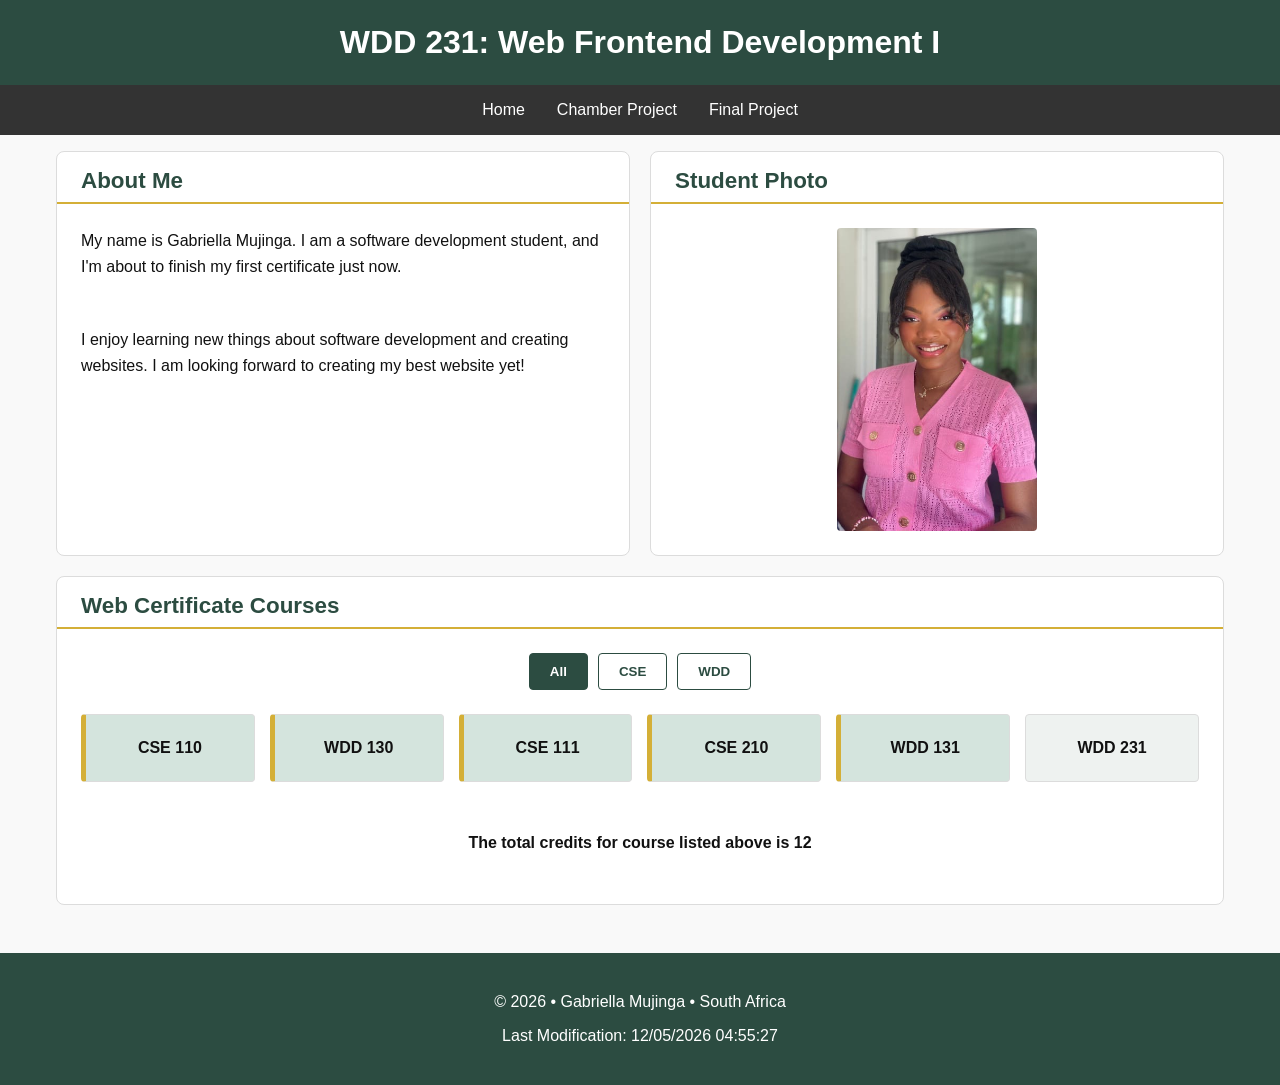
<file: index.html>
<!DOCTYPE html>
<html lang="en">
<head>
    <meta charset="UTF-8">
    <meta name="viewport" content="width=device-width, initial-scale=1.0">
    <title>W01 Assignment: Course Home Page</title>
    <meta name="description" content="Gabriella Mujinga - WDD 231 Course Home Page">
    <link rel="stylesheet" href="styles/normalize.css">
    <link rel="stylesheet" href="styles/small.css">
    <link rel="stylesheet" href="styles/larger.css">
    <script src="scripts/date.js" defer></script>
    <script src="scripts/navigation.js" defer></script>
    <script src="scripts/course.js" defer></script>
</head>
<body>
    <header>
        <h1>WDD 231: Web Frontend Development I</h1>
    </header>

    <nav>
        <button id="menu-button">Menu</button>
        <ul class="nav-menu">
            <li><a href="index.html" class="active">Home</a></li>
            <li><a href="chamber/directory.html">Chamber Project</a></li>
            <li><a href="#">Final Project</a></li>
        </ul>
    </nav>

    <main>
        <section class="card about-card">
            <h2>About Me</h2>
            <p>My name is Gabriella Mujinga. I am a software development student, and I'm about to finish my first certificate just now.</p>
            <p>I enjoy learning new things about software development and creating websites. I am looking forward to creating my best website yet!</p>
        </section>

        <section class="card photo-card">
            <h2>Student Photo</h2>
            <div class="photo-container">
                <img src="images/profile.jpg" alt="Profile picture of Gabriella Mujinga" width="200" height="200" loading="lazy">
            </div>
        </section>

        <section class="card courses-card">
            <h2>Web Certificate Courses</h2>
            <div class="filter-buttons">
                <button id="btn-all" class="btn active">All</button>
                <button id="btn-cse" class="btn">CSE</button>
                <button id="btn-wdd" class="btn">WDD</button>
            </div>
            
            <div id="course-container" class="course-grid"></div>
            
            <div class="credits-display">
                <p>The total credits for course listed above is <span id="total-credits">0</span></p>
            </div>
        </section>
    </main>

    <footer>
        <p>&copy; <span id="current-year"></span> • Gabriella Mujinga • South Africa</p>
        <p id="last-modified"></p>
    </footer>
</body>
</html>
</file>
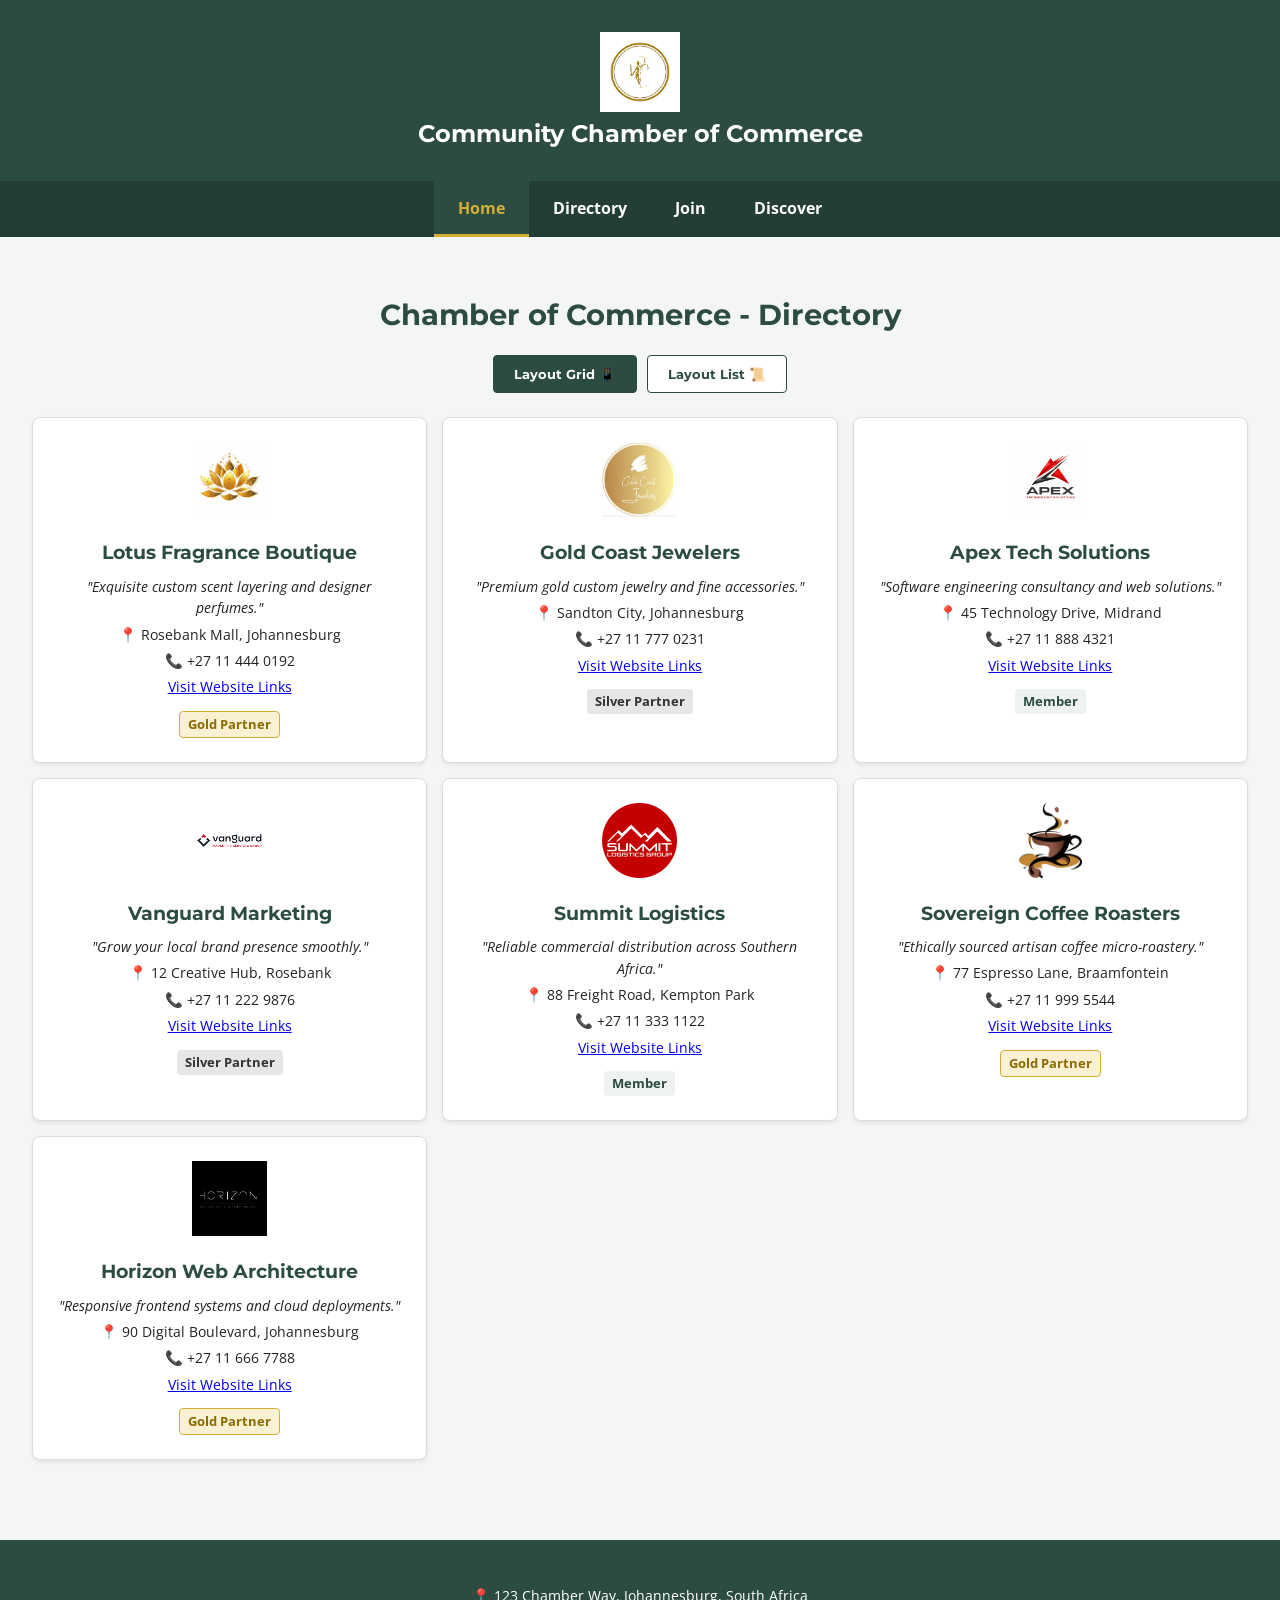
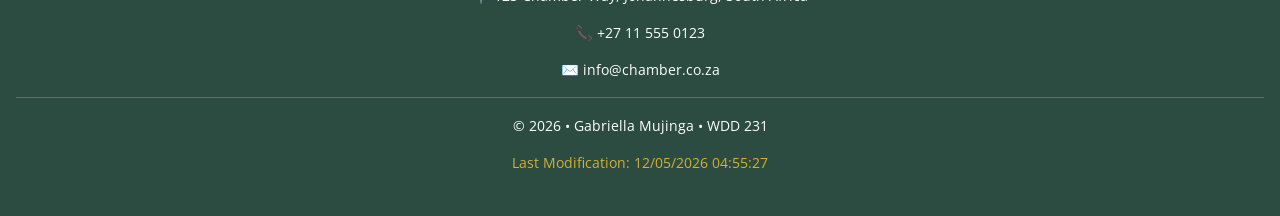
<file: chamber/directory.html>
<!DOCTYPE html>
<html lang="en">
<head>
    <meta charset="UTF-8">
    <meta name="viewport" content="width=device-width, initial-scale=1.0">
    <title>Chamber of Commerce - Directory</title>
    <meta name="description" content="Chamber of Commerce Member Directory page featuring business listings in grid and list views.">
    <meta name="author" content="Gabriella Mujinga">
    
    <link rel="icon" href="images/logo.png" type="image/png">

    <link rel="preconnect" href="https://fonts.googleapis.com">
    <link rel="preconnect" href="https://fonts.gstatic.com" crossorigin>
    <link href="https://fonts.googleapis.com/css2?family=Montserrat:wght@400;600;700&family=Open+Sans&display=swap" rel="stylesheet">

    <meta property="og:title" content="Chamber of Commerce Business Directory">
    <meta property="og:description" content="Explore local businesses and premium partners in our community directory.">
    <meta property="og:image" content="https://gabriellailunga.github.io/wdd231/chamber/images/share-preview.jpg">
    <meta property="og:url" content="https://gabriellailunga.github.io/wdd231/chamber/directory.html">
    <meta property="og:type" content="website">

    <link rel="stylesheet" href="styles/normalize.css">
    <link rel="stylesheet" href="styles/small.css">
    <link rel="stylesheet" href="styles/larger.css">

    <script src="scripts/date.js" defer></script>
    <script src="scripts/directory.js" defer></script>
</head>
<body>
    <header>
        <div class="logo-area">
            <img src="images/logo.png" alt="Chamber Logo">
            <div class="header-title">Community Chamber of Commerce</div>
        </div>
    </header>

    <nav>
    <button id="menu-button" aria-label="Toggle Navigation Menu">
        <span class="menu-icon">☰</span> Menu
    </button>
    <ul class="nav-menu">
        <li><a href="index.html" class="active">Home</a></li>
        <li><a href="directory.html">Directory</a></li>
        <li><a href="join.html">Join</a></li>
        <li><a href="discover.html">Discover</a></li>
    </ul>
</nav>

    <main>
        <h1>Chamber of Commerce - Directory</h1>
        
        <div class="view-toggle-controls">
            <button id="grid-view-btn" class="active">Layout Grid 📱</button>
            <button id="list-view-btn">Layout List 📜</button>
        </div>

        <article id="directory-container" class="grid-layout">
            </article>
    </main>

    <footer>
        <div class="footer-contact">
            <p>📍 123 Chamber Way, Johannesburg, South Africa</p>
            <p>📞 +27 11 555 0123</p>
            <p>✉️ info@chamber.co.za</p>
        </div>
        <hr>
        <div class="footer-dev">
            <p>&copy; <span id="current-year"></span> • Gabriella Mujinga • WDD 231</p>
            <p id="last-modified"></p>
        </div>
    </footer>
</body>
</html>
</file>
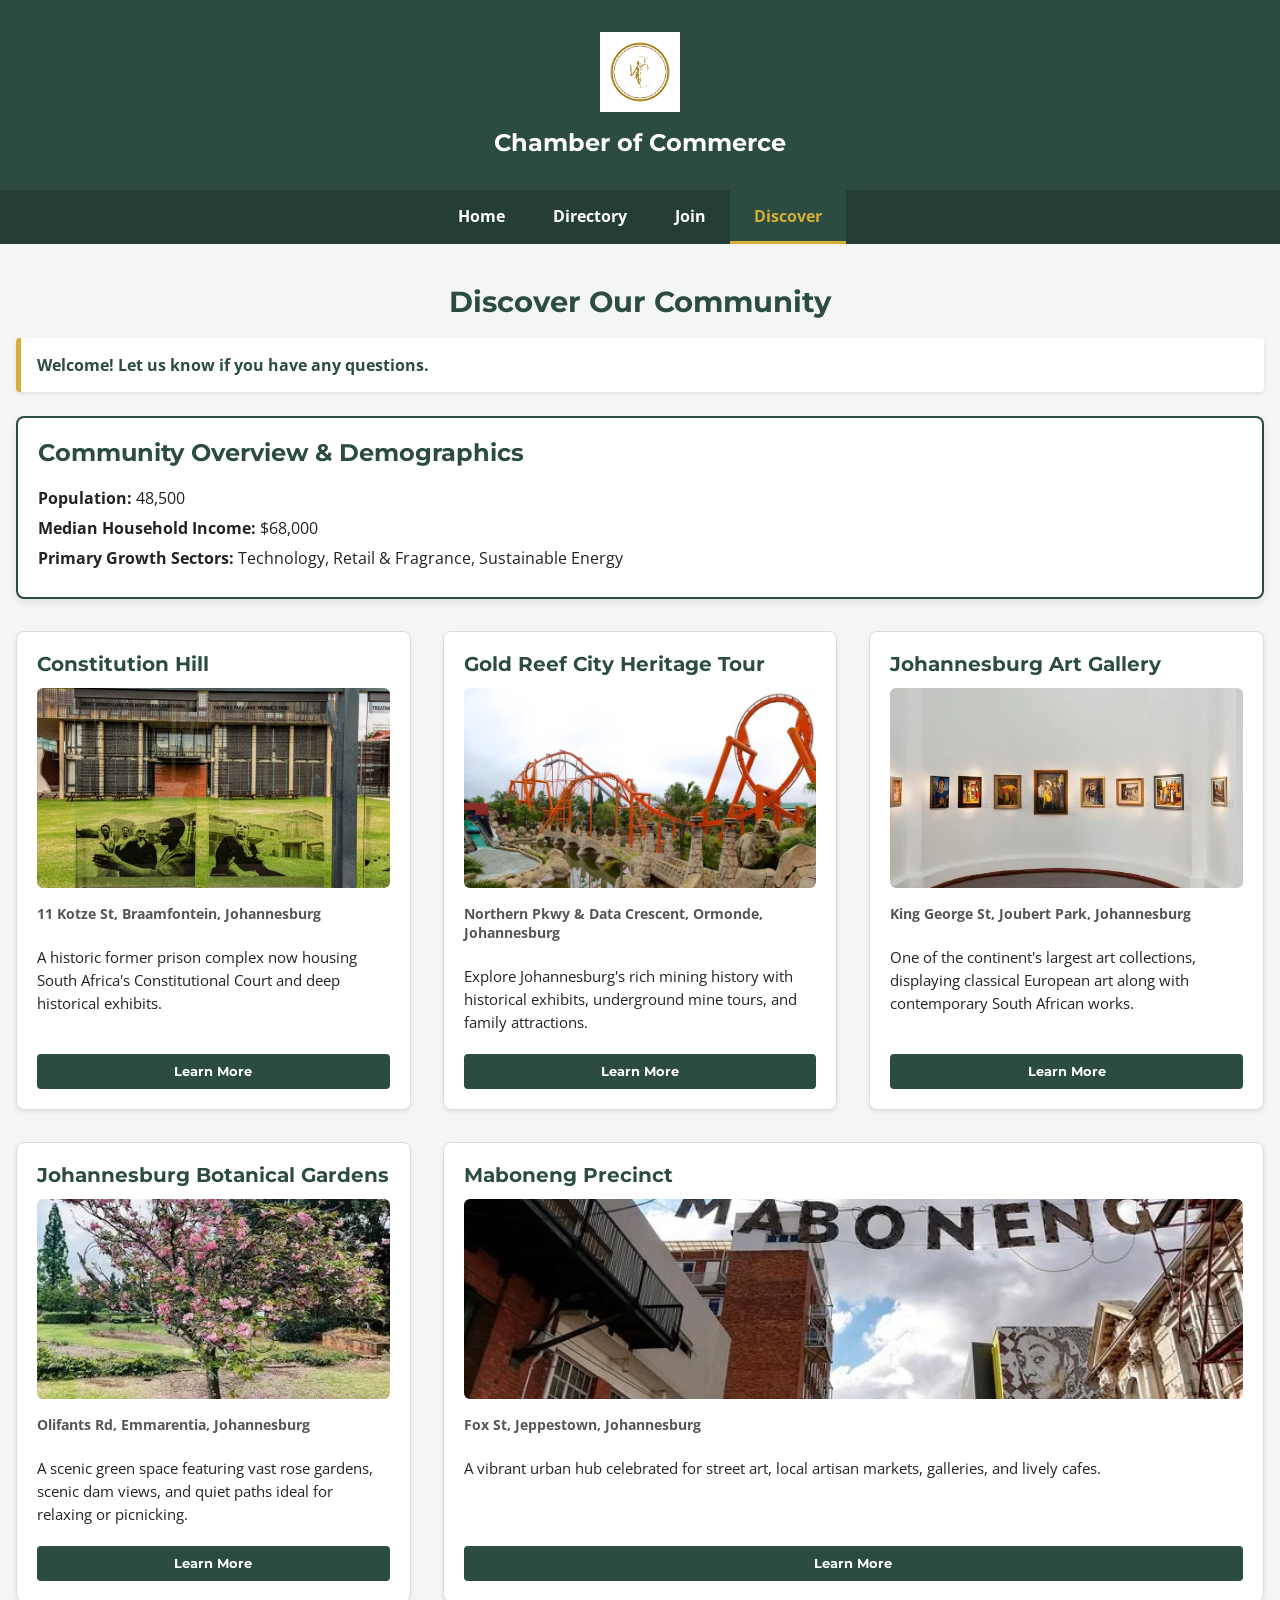
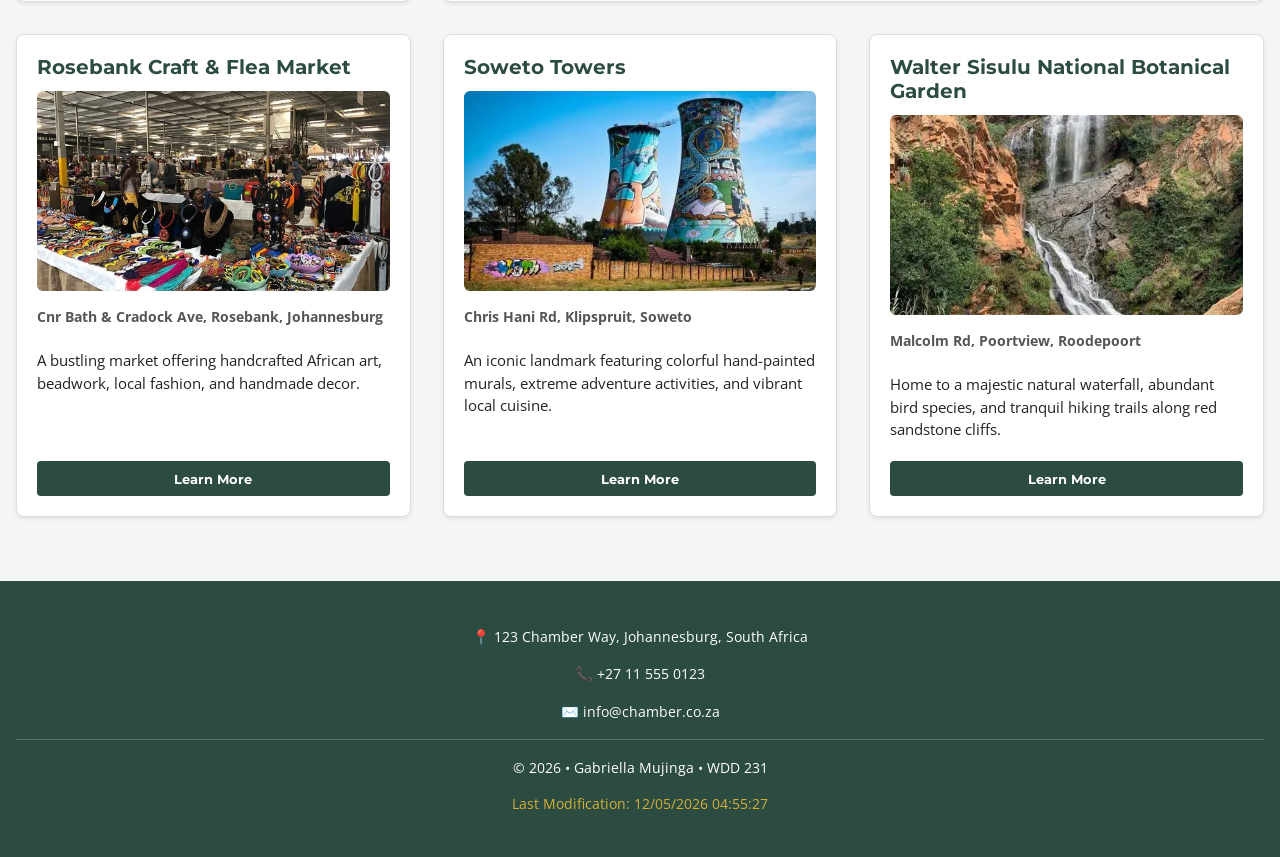
<file: chamber/discover.html>
<!DOCTYPE html>
<html lang="en">
<head>
    <meta charset="UTF-8">
    <meta name="viewport" content="width=device-width, initial-scale=1.0">
    <title>Discover Our Community | Chamber of Commerce</title>

    <meta name="description" content="Discover key demographics, local highlights, and economic opportunities offered in our vibrant Chamber of Commerce community.">
    <meta name="author" content="Gabriella Mujinga">

    <link rel="icon" href="images/logo.png" type="image/png">

    <meta property="og:title" content="Discover Our Community - Chamber of Commerce">
    <meta property="og:description" content="Explore local points of interest, culture, and business growth opportunities in our community.">
    <meta property="og:image" content="https://gabriellailunga.github.io/wdd231/chamber/images/logo.png">
    <meta property="og:url" content="https://gabriellailunga.github.io/wdd231/chamber/discover.html">

    <link rel="preconnect" href="https://fonts.googleapis.com">
    <link rel="preconnect" href="https://fonts.gstatic.com" crossorigin>
    <link href="https://fonts.googleapis.com/css2?family=Montserrat:wght@600;700&family=Open+Sans:wght@400;600&display=swap" rel="stylesheet">

    <link rel="stylesheet" href="styles/small.css">
    <link rel="stylesheet" href="styles/larger.css" media="(min-width: 768px)">

    <script src="scripts/date.js" defer></script>
    <script type="module" src="scripts/discover.js"></script>
</head>
<body>
    <header>
        <div class="logo-area">
            <img src="images/logo.png" alt="Chamber Logo" width="80" height="80" fetchpriority="high">
        </div>
        <p class="header-title">Chamber of Commerce</p>
    </header>

    <nav>
        <button id="menu-button" aria-label="Toggle Navigation Menu">
            <span class="menu-icon">☰</span> Menu
        </button>
        <ul class="nav-menu">
            <li><a href="index.html">Home</a></li>
            <li><a href="directory.html">Directory</a></li>
            <li><a href="join.html">Join</a></li>
            <li><a href="discover.html" class="active">Discover</a></li>
        </ul>
    </nav>

    <main class="discover-main">
        <h1>Discover Our Community</h1>

        <div id="visit-message" class="visit-banner" aria-live="polite"></div>

        <section class="demographics-card">
            <h2>Community Overview & Demographics</h2>
            <div class="demo-details">
                <p><strong>Population:</strong> 48,500</p>
                <p><strong>Median Household Income:</strong> $68,000</p>
                <p><strong>Primary Growth Sectors:</strong> Technology, Retail & Fragrance, Sustainable Energy</p>
            </div>
        </section>

        <div class="discover-grid" id="discover-grid"></div>
    </main>

    <footer>
        <div class="footer-contact">
            <p>📍 123 Chamber Way, Johannesburg, South Africa</p>
            <p>📞 +27 11 555 0123</p>
            <p>✉️ info@chamber.co.za</p>
        </div>
        <hr>
        <div class="footer-dev">
            <p>&copy; <span id="current-year"></span> • Gabriella Mujinga • WDD 231</p>
            <p id="last-modified"></p>
        </div>
    </footer>
</body>
</html>
</file>
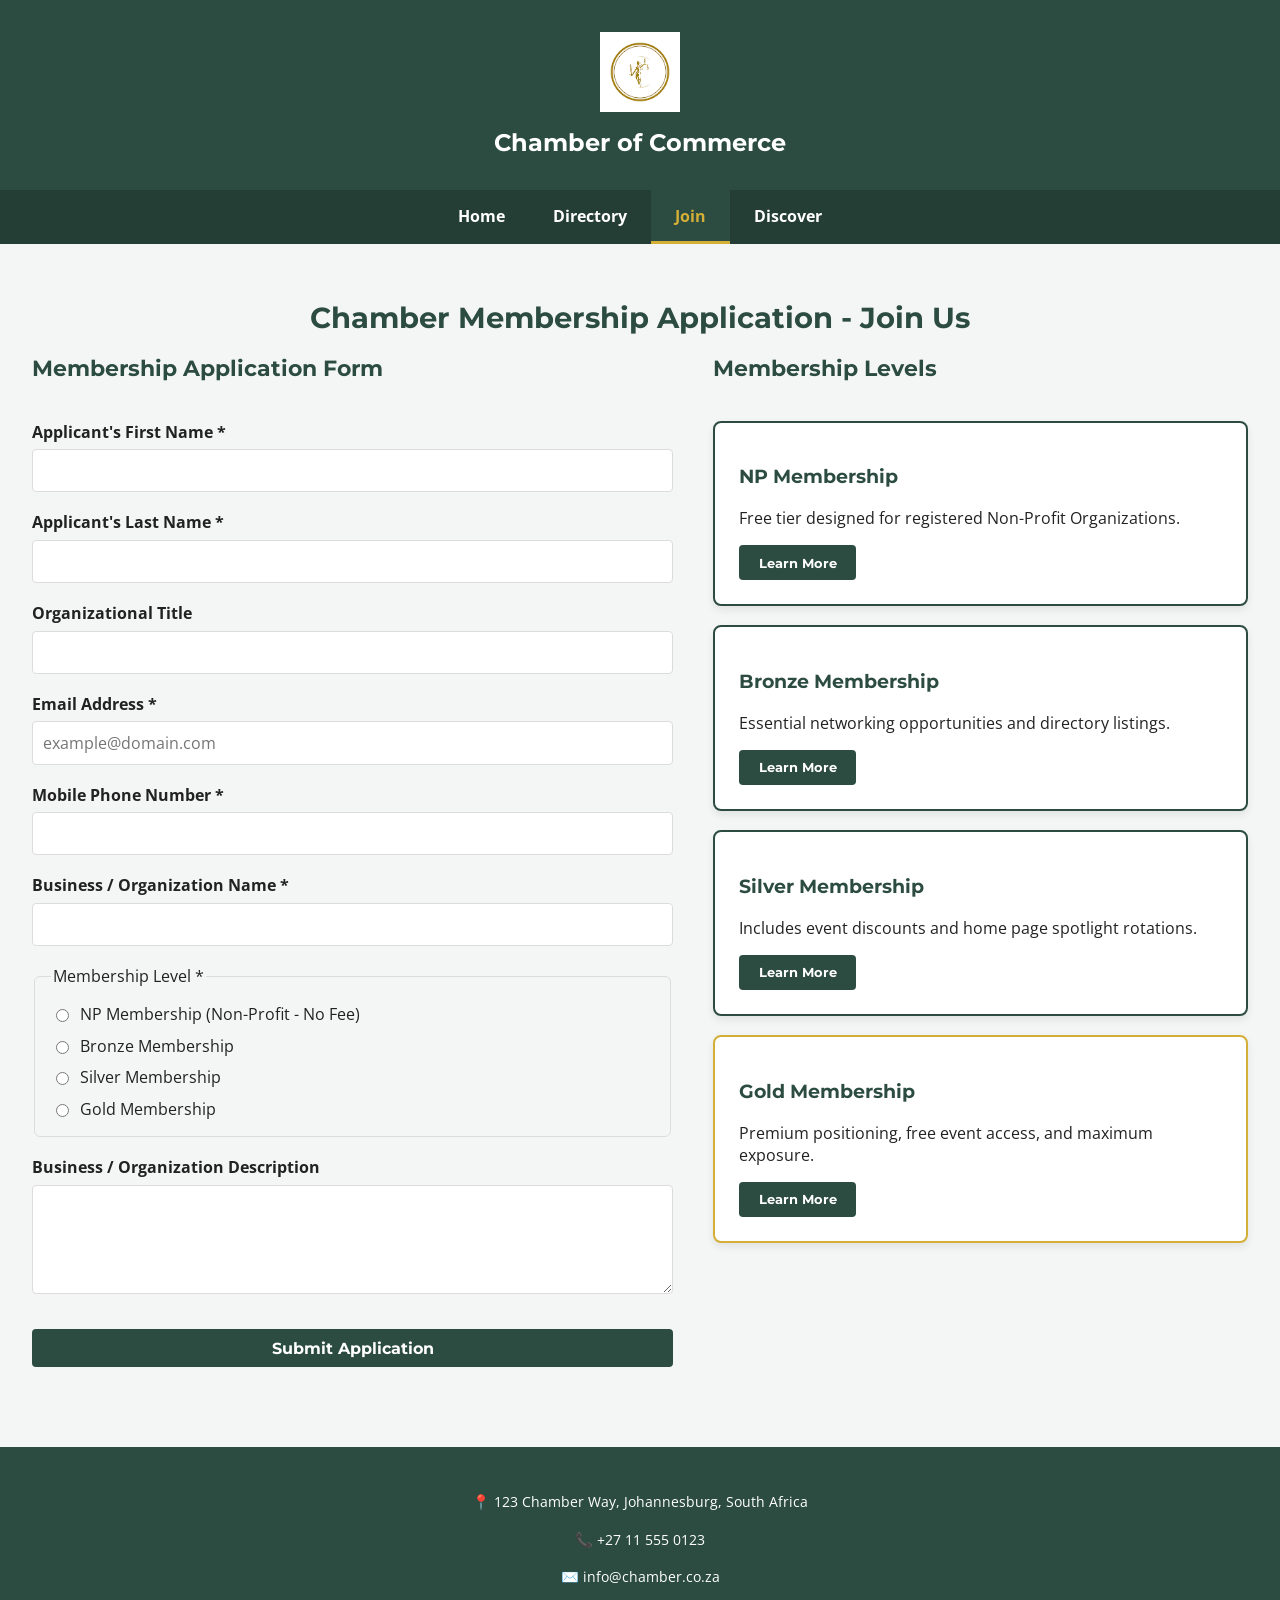
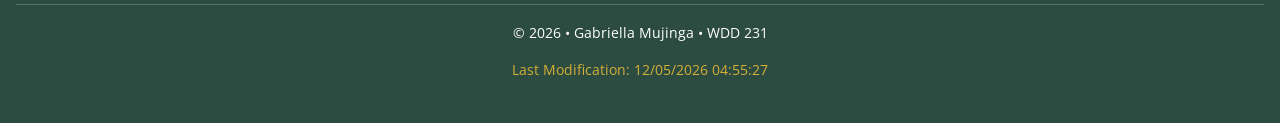
<file: chamber/join.html>
<!DOCTYPE html>
<html lang="en">
<head>
    <meta charset="UTF-8">
    <meta name="viewport" content="width=device-width, initial-scale=1.0">
    <title>Join the Chamber of Commerce | Application Form</title>

    <meta name="description" content="Apply for Chamber of Commerce membership today to grow your business, network with local leaders, and increase your community impact.">
    <meta name="author" content="Gabriella Mujinga">

    <link rel="icon" href="images/logo.png" type="image/png">

    <meta property="og:title" content="Join the Chamber of Commerce - Member Application">
    <meta property="og:description" content="Join the Chamber of Commerce today! Connect with local business leaders, gain valuable networking opportunities, and expand your community reach.">
    <meta property="og:image" content="https://gabriellailunga.github.io/wdd231/chamber/images/logo.png">
    <meta property="og:url" content="https://gabriellailunga.github.io/wdd231/chamber/join.html">

    <link rel="preconnect" href="https://fonts.googleapis.com">
    <link rel="preconnect" href="https://fonts.gstatic.com" crossorigin>
    <link href="https://fonts.googleapis.com/css2?family=Montserrat:wght@600;700&family=Open+Sans:wght@400;600&display=swap" rel="stylesheet">

    <link rel="stylesheet" href="styles/small.css">
    <link rel="stylesheet" href="styles/larger.css">

    <script src="scripts/date.js" defer></script>
    <script src="scripts/join.js" defer></script>
</head>
<body>
    <header>
        <div class="logo-area">
            <img src="images/logo.png" alt="Chamber Logo" width="80" height="80">
        </div>
        <p class="header-title">Chamber of Commerce</p>
    </header>

    <nav>
        <button id="menu-button" aria-label="Toggle Navigation Menu">
            <span class="menu-icon">☰</span> Menu
        </button>
        <ul class="nav-menu">
            <li><a href="index.html">Home</a></li>
            <li><a href="directory.html">Directory</a></li>
            <li><a href="join.html" class="active">Join</a></li>
            <li><a href="discover.html">Discover</a></li>
        </ul>
    </nav>

    <main class="join-main">
        <h1>Chamber Membership Application - Join Us</h1>

        <div class="join-container">
            <div class="join-form-column">
                <h2>Membership Application Form</h2>

                <form method="get" action="thankyou.html" class="join-form">
                    <label for="fname" title="First Name">
                        Applicant's First Name *
                        <input type="text" name="fname" id="fname" required autocomplete="given-name" title="Please enter your first name">
                    </label>

                    <label for="lname" title="Last Name">
                        Applicant's Last Name *
                        <input type="text" name="lname" id="lname" required autocomplete="family-name" title="Please enter your last name">
                    </label>

                    <label for="title" title="Organizational Title">
                        Organizational Title
                        <input type="text" name="title" id="title" autocomplete="organization-title" pattern="[A-Za-z\s\-]{7,}" title="Minimum 7 characters. Letters, spaces, and hyphens only.">
                    </label>

                    <label for="email" title="Email Address">
                        Email Address *
                        <input type="email" name="email" id="email" required autocomplete="email" placeholder="example@domain.com" title="Please enter a valid email address">
                    </label>

                    <label for="phone" title="Mobile Phone Number">
                        Mobile Phone Number *
                        <input type="tel" name="phone" id="phone" required autocomplete="tel" title="Please enter your mobile phone number">
                    </label>

                    <label for="organization" title="Business or Organization Name">
                        Business / Organization Name *
                        <input type="text" name="organization" id="organization" required autocomplete="organization" title="Please enter your business or organization name">
                    </label>

                    <fieldset class="membership-fieldset">
                        <legend>Membership Level *</legend>
                        <div class="radio-option">
                            <input type="radio" name="membership" id="np" value="np" required>
                            <label for="np" class="radio-label">NP Membership (Non-Profit - No Fee)</label>
                        </div>
                        <div class="radio-option">
                            <input type="radio" name="membership" id="bronze" value="bronze">
                            <label for="bronze" class="radio-label">Bronze Membership</label>
                        </div>
                        <div class="radio-option">
                            <input type="radio" name="membership" id="silver" value="silver">
                            <label for="silver" class="radio-label">Silver Membership</label>
                        </div>
                        <div class="radio-option">
                            <input type="radio" name="membership" id="gold" value="gold">
                            <label for="gold" class="radio-label">Gold Membership</label>
                        </div>
                    </fieldset>

                    <label for="description" title="Business Description">
                        Business / Organization Description
                        <textarea name="description" id="description" rows="4" title="Briefly describe your business"></textarea>
                    </label>

                    <input type="hidden" name="timestamp" id="timestamp">

                    <button type="submit" class="submit-btn">Submit Application</button>
                </form>
            </div>

            <section class="membership-cards">
                <h2>Membership Levels</h2>
                
                <div class="level-card animate-card">
                    <h3>NP Membership</h3>
                    <p>Free tier designed for registered Non-Profit Organizations.</p>
                    <button type="button" class="info-btn" data-modal="modal-np">Learn More</button>
                </div>

                <div class="level-card animate-card">
                    <h3>Bronze Membership</h3>
                    <p>Essential networking opportunities and directory listings.</p>
                    <button type="button" class="info-btn" data-modal="modal-bronze">Learn More</button>
                </div>

                <div class="level-card animate-card">
                    <h3>Silver Membership</h3>
                    <p>Includes event discounts and home page spotlight rotations.</p>
                    <button type="button" class="info-btn" data-modal="modal-silver">Learn More</button>
                </div>

                <div class="level-card animate-card gold-card">
                    <h3>Gold Membership</h3>
                    <p>Premium positioning, free event access, and maximum exposure.</p>
                    <button type="button" class="info-btn" data-modal="modal-gold">Learn More</button>
                </div>
            </section>
        </div>
    </main>

    <dialog id="modal-np" class="membership-modal">
        <div class="modal-content">
            <h3>NP Membership Benefits</h3>
            <p><strong>Cost:</strong> Free</p>
            <ul>
                <li>Community directory listing</li>
                <li>Access to chamber networking events</li>
                <li>Volunteer participation opportunities</li>
            </ul>
            <button type="button" class="close-modal">Close</button>
        </div>
    </dialog>

    <dialog id="modal-bronze" class="membership-modal">
        <div class="modal-content">
            <h3>Bronze Membership Benefits</h3>
            <p><strong>Cost:</strong> $250 / year</p>
            <ul>
                <li>Full directory profile with website link</li>
                <li>Invitation to monthly luncheons</li>
                <li>10% discount on chamber workshops</li>
            </ul>
            <button type="button" class="close-modal">Close</button>
        </div>
    </dialog>

    <dialog id="modal-silver" class="membership-modal">
        <div class="modal-content">
            <h3>Silver Membership Benefits</h3>
            <p><strong>Cost:</strong> $500 / year</p>
            <ul>
                <li>All Bronze Benefits included</li>
                <li>Eligible for Home Page Spotlight rotation</li>
                <li>25% discount on event booths</li>
            </ul>
            <button type="button" class="close-modal">Close</button>
        </div>
    </dialog>

    <dialog id="modal-gold" class="membership-modal">
        <div class="modal-content">
            <h3>Gold Membership Benefits</h3>
            <p><strong>Cost:</strong> $1,000 / year</p>
            <ul>
                <li>All Silver Benefits included</li>
                <li>Priority Home Page Spotlight positioning</li>
                <li>Free booth at annual business expo</li>
                <li>Sponsorship recognition at all major events</li>
            </ul>
            <button type="button" class="close-modal">Close</button>
        </div>
    </dialog>

    <footer>
        <div class="footer-contact">
            <p>📍 123 Chamber Way, Johannesburg, South Africa</p>
            <p>📞 +27 11 555 0123</p>
            <p>✉️ info@chamber.co.za</p>
        </div>
        <hr>
        <div class="footer-dev">
            <p>&copy; <span id="current-year"></span> • Gabriella Mujinga • WDD 231</p>
            <p id="last-modified"></p>
        </div>
    </footer>
</body>
</html>
</file>
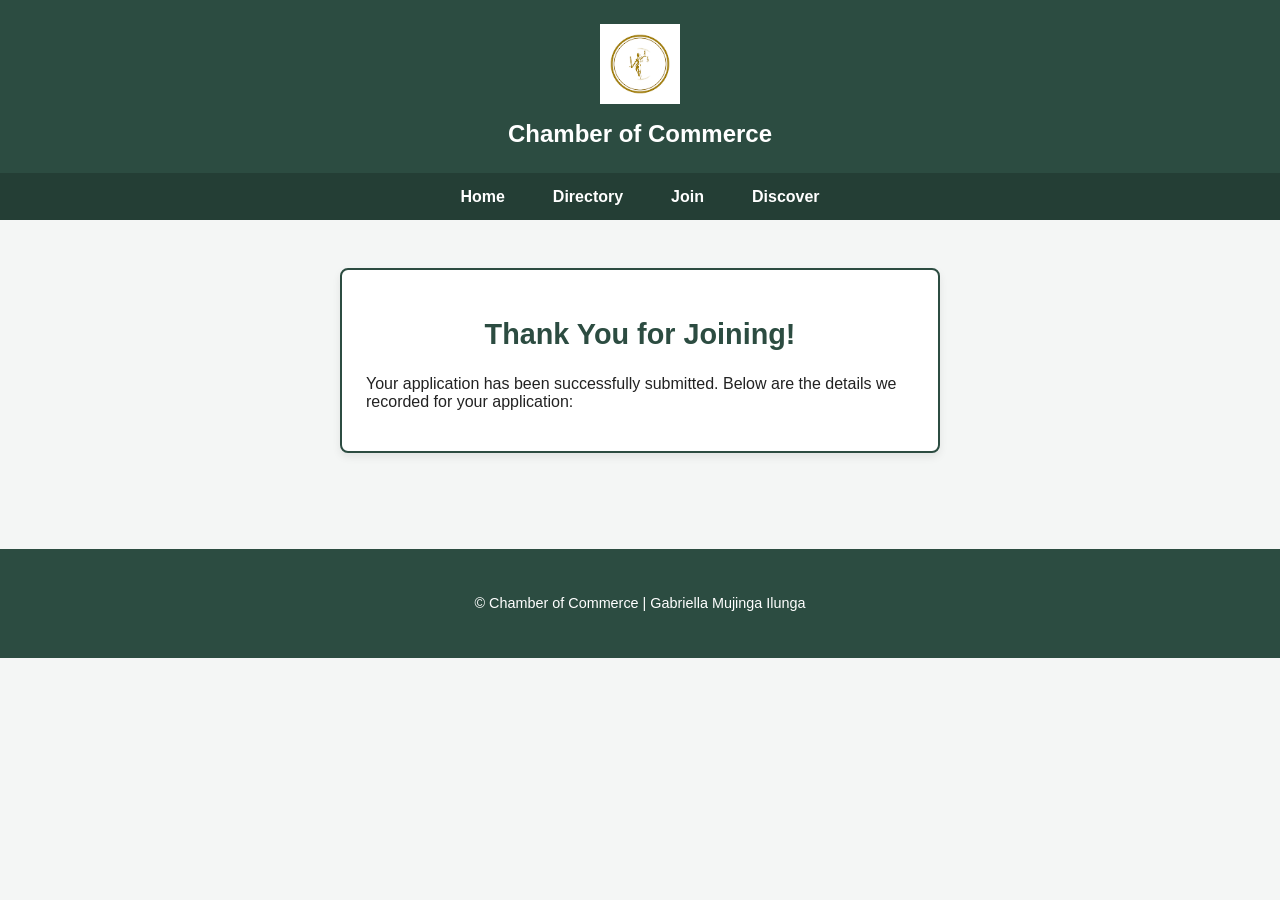
<file: chamber/thankyou.html>
<!DOCTYPE html>
<html lang="en">
<head>
    <meta charset="UTF-8">
    <meta name="viewport" content="width=device-width, initial-scale=1.0">
    <title>Thank You - Application Received</title>
    <link rel="stylesheet" href="styles/small.css">
    <script src="scripts/date.js" defer></script>
    <script src="scripts/thankyou.js" defer></script>
</head>
<body>
    <header>
        <div class="logo-area">
            <img src="images/logo.png" alt="Chamber Logo">
        </div>
        <h1 class="header-title">Chamber of Commerce</h1>
    </header>

    <nav>
        <button id="menu-button" aria-label="Toggle Navigation Menu">☰ Menu</button>
        <ul class="nav-menu">
            <li><a href="index.html">Home</a></li>
            <li><a href="directory.html">Directory</a></li>
            <li><a href="join.html">Join</a></li>
            <li><a href="discover.html">Discover</a></li>
        </ul>
    </nav>

    <main>
        <section class="thankyou-card">
            <h1>Thank You for Joining!</h1>
            <p>Your application has been successfully submitted. Below are the details we recorded for your application:</p>
            
            <div id="results" class="results-container">
            </div>
        </section>
    </main>

    <footer>
        <p>&copy; <span id="currentyear"></span> Chamber of Commerce | Gabriella Mujinga Ilunga</p>
        <p id="lastModified"></p>
    </footer>
</body>
</html>
</file>
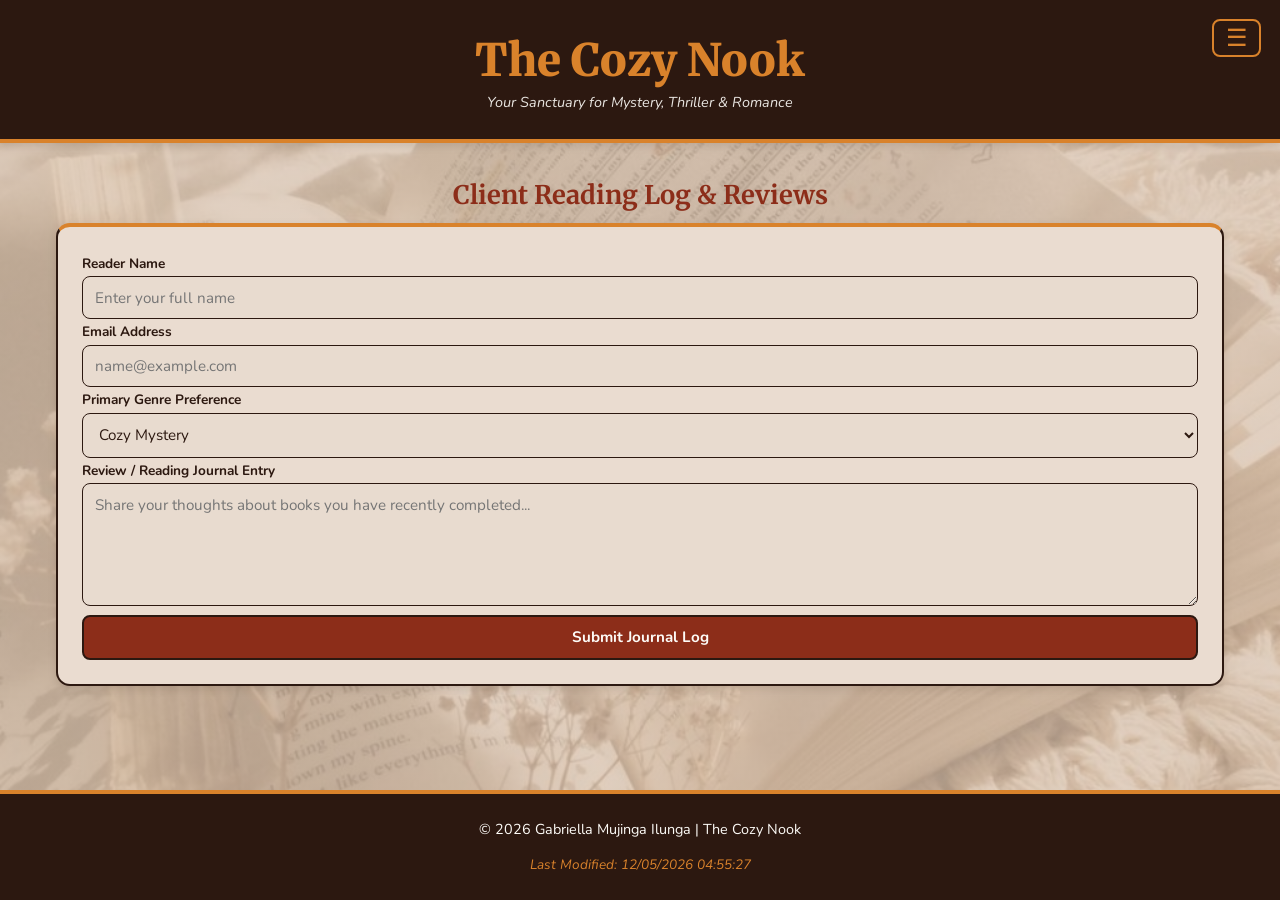
<file: Final-project/log.html>
<!DOCTYPE html>
<html lang="en">
<head>
  <meta charset="UTF-8">
  <meta name="viewport" content="width=device-width, initial-scale=1.0">
  
  <title>The Cozy Nook | User Log</title>
  <meta name="description" content="Submit reading log entries and feedback to The Cozy Nook. Track your completed books and share your thoughts with our reading community.">
  <meta name="author" content="Gabriella Mujinga Ilunga">
  
  <link rel="icon" href="images/favicon.png" type="image/png">
  
  <meta property="og:title" content="The Cozy Nook | User Log">
  <meta property="og:description" content="Submit reading log entries and feedback to The Cozy Nook. Track your completed books and share your thoughts with our reading community.">
  <meta property="og:image" content="https://gabriellailunga.github.io/wdd231/Final-project/images/favicon.png">
  <meta property="og:url" content="https://gabriellailunga.github.io/wdd231/Final-project/log.html">
  <meta property="og:type" content="website">

  <link rel="preconnect" href="https://fonts.googleapis.com">
  <link rel="preconnect" href="https://fonts.gstatic.com" crossorigin>
  <link href="https://fonts.googleapis.com/css2?family=Merriweather:wght@400;700&family=Nunito:wght@400;600;700&display=swap" rel="stylesheet">

  <link rel="stylesheet" href="styles/small.css">
  <link rel="stylesheet" href="styles/large.css" media="(min-width: 700px)">

  <script src="scripts/log.js" defer></script>
</head>
<body>

  <header>
    <div class="logo-container">
      <p class="brand-title">The Cozy Nook</p>
      <p class="tagline">Your Sanctuary for Mystery, Thriller &amp; Romance</p>
    </div>
    
    <button id="hamburger-toggle" aria-label="Toggle Navigation" aria-expanded="false">&#9776;</button>
    <nav id="primary-nav">
      <a href="index.html">Home</a>
      <a href="library.html">Library</a>
      <a href="tracker.html">Tracker</a>
      <a href="log.html" class="nook-active">Log</a>
    </nav>
  </header>

  <main class="form-page">
    <h1>Client Reading Log &amp; Reviews</h1>

    <form id="log-form" class="form-container">
      <label for="reader-name">Reader Name</label>
      <input type="text" id="reader-name" name="readerName" required placeholder="Enter your full name">

      <label for="reader-email">Email Address</label>
      <input type="email" id="reader-email" name="readerEmail" required placeholder="name@example.com">

      <label for="favorite-genre">Primary Genre Preference</label>
      <select id="favorite-genre" name="favoriteGenre">
        <option value="Cozy Mystery">Cozy Mystery</option>
        <option value="Romantic Suspense">Romantic Suspense</option>
        <option value="Psychological Thriller">Psychological Thriller</option>
      </select>

      <label for="log-notes">Review / Reading Journal Entry</label>
      <textarea id="log-notes" name="logNotes" rows="5" required placeholder="Share your thoughts about books you have recently completed..."></textarea>

      
      <button type="submit" id="log-submit-action" class="nook-action-primary">Submit Journal Log</button>
    </form>

    <div id="log-confirmation" class="confirmation-msg"></div>
  </main>

  <footer>
    <p>&copy; 2026 Gabriella Mujinga Ilunga | The Cozy Nook</p>
    <p><span id="lastModified"></span></p>
  </footer>

</body>
</html>
</file>
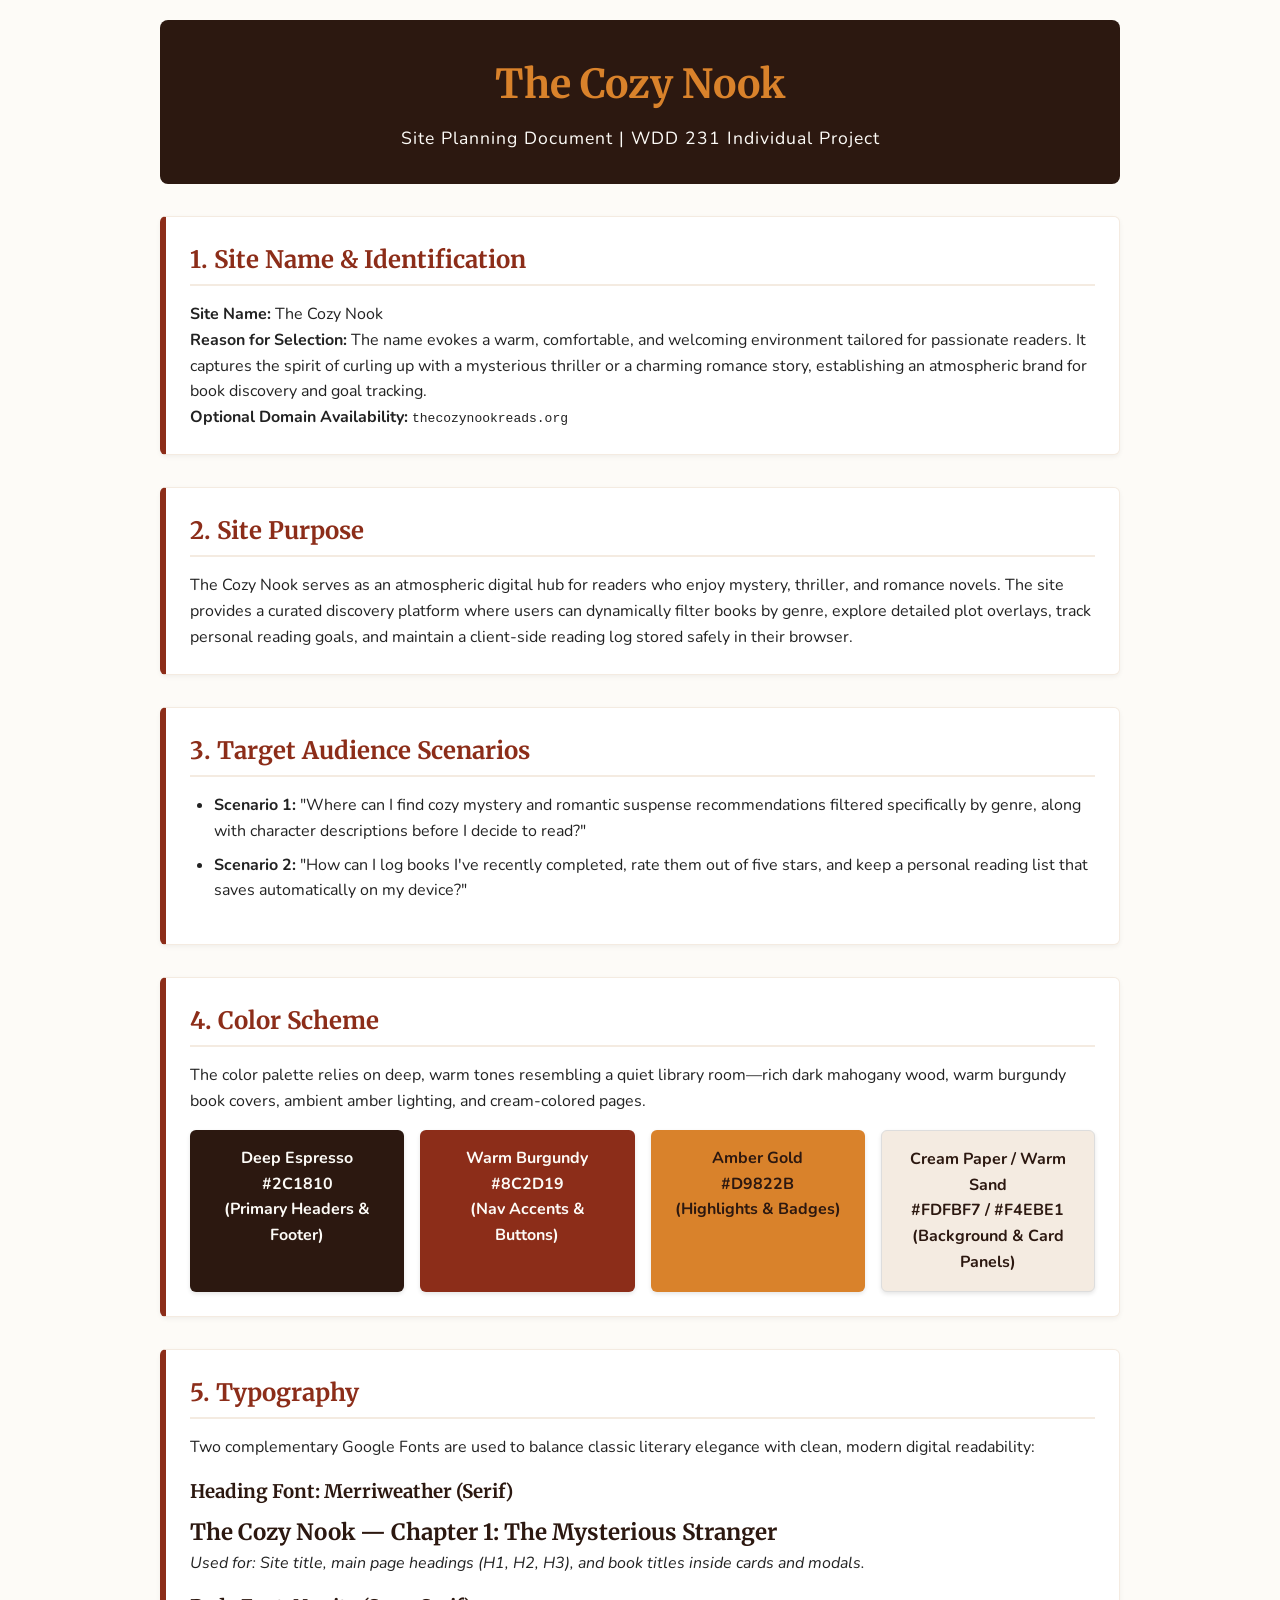
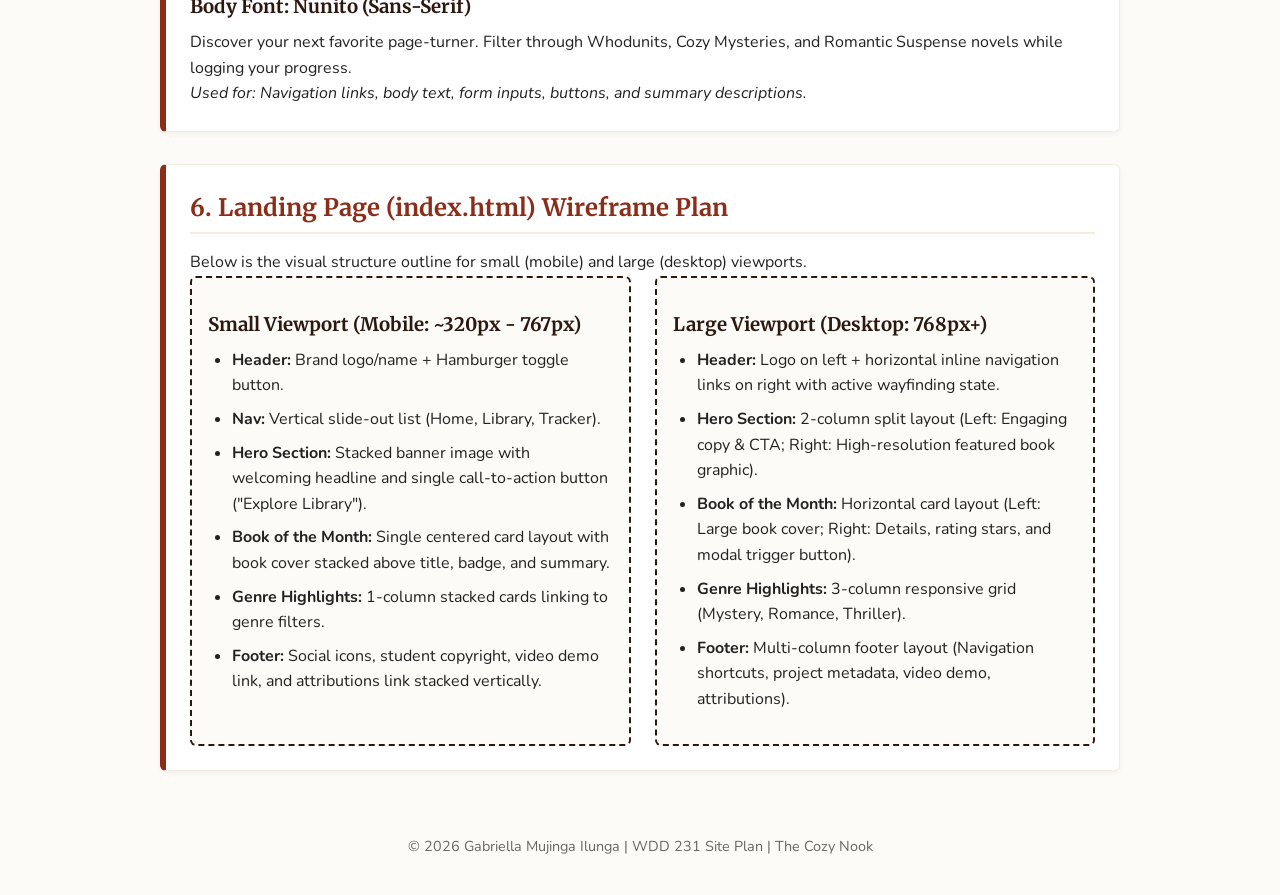
<file: Final-project/site-plan.html>
<!DOCTYPE html>
<html lang="en">
<head>
  <meta charset="UTF-8">
  <meta name="viewport" content="width=device-width, initial-scale=1.0">
  <meta name="description" content="Site Plan document for The Cozy Nook website project in WDD 231.">
  <meta name="author" content="Gabriella Mujinga Ilunga">
  <title>The Cozy Nook | Website Site Plan</title>
  
  <link rel="preconnect" href="https://fonts.googleapis.com">
  <link rel="preconnect" href="https://fonts.gstatic.com" crossorigin>
  <link href="https://fonts.googleapis.com/css2?family=Merriweather:wght@400;700&family=Nunito:wght@400;600;700&display=swap" rel="stylesheet">
  
  <style>
    :root {
      --primary-color: #2C1810;
      --secondary-color: #8C2D19;
      --accent-color: #D9822B;
      --bg-color: #FDFBF7;
      --card-bg: #F4EBE1;
      --text-dark: #222222;
      --text-light: #FDFBF7;
    }

    * {
      box-sizing: border-box;
      margin: 0;
      padding: 0;
    }

    body {
      font-family: 'Nunito', sans-serif;
      background-color: var(--bg-color);
      color: var(--text-dark);
      line-height: 1.6;
      padding: 20px;
      max-width: 1000px;
      margin: 0 auto;
    }

    header {
      background-color: var(--primary-color);
      color: var(--text-light);
      padding: 2rem;
      border-radius: 8px;
      text-align: center;
      margin-bottom: 2rem;
    }

    header h1 {
      font-family: 'Merriweather', serif;
      font-size: 2.5rem;
      color: var(--accent-color);
      margin-bottom: 0.5rem;
    }

    header p {
      font-size: 1.1rem;
      letter-spacing: 1px;
    }

    main {
      display: flex;
      flex-direction: column;
      gap: 2rem;
    }

    section {
      background-color: white;
      border: 1px solid var(--card-bg);
      border-left: 6px solid var(--secondary-color);
      padding: 1.5rem;
      border-radius: 6px;
      box-shadow: 0 2px 5px rgba(0, 0, 0, 0.05);
    }

    h2 {
      font-family: 'Merriweather', serif;
      color: var(--secondary-color);
      margin-bottom: 1rem;
      border-bottom: 2px solid var(--card-bg);
      padding-bottom: 0.3rem;
    }

    h3 {
      font-family: 'Merriweather', serif;
      color: var(--primary-color);
      margin: 1rem 0 0.5rem 0;
    }

    ul {
      margin-left: 1.5rem;
      margin-bottom: 1rem;
    }

    li {
      margin-bottom: 0.5rem;
    }

    .color-grid {
      display: grid;
      grid-template-columns: repeat(auto-fit, minmax(180px, 1fr));
      gap: 1rem;
      margin-top: 1rem;
    }

    .color-box {
      border-radius: 6px;
      padding: 1rem;
      text-align: center;
      font-weight: bold;
      box-shadow: 0 2px 4px rgba(0, 0, 0, 0.1);
    }

    .box-primary {
      background-color: var(--primary-color);
      color: var(--text-light);
    }

    .box-secondary {
      background-color: var(--secondary-color);
      color: var(--text-light);
    }

    .box-accent {
      background-color: var(--accent-color);
      color: var(--primary-color);
    }

    .box-bg {
      background-color: var(--card-bg);
      color: var(--primary-color);
      border: 1px solid #ddd;
    }

    .heading-sample {
      font-family: 'Merriweather', serif;
      font-size: 1.4rem;
      font-weight: 700;
      color: var(--primary-color);
    }

    .body-sample {
      font-family: 'Nunito', sans-serif;
      font-size: 1rem;
    }

    .wireframe-container {
      display: grid;
      grid-template-columns: 1fr;
      gap: 1.5rem;
    }

    @media (min-width: 700px) {
      .wireframe-container {
        grid-template-columns: 1fr 1fr;
      }
    }

    .wireframe-box {
      background-color: var(--bg-color);
      border: 2px dashed var(--primary-color);
      padding: 1rem;
      border-radius: 6px;
    }

    footer {
      text-align: center;
      margin-top: 3rem;
      padding: 1rem;
      font-size: 0.9rem;
      color: #666;
    }
  </style>
</head>
<body>

  <header>
    <h1>The Cozy Nook</h1>
    <p>Site Planning Document | WDD 231 Individual Project</p>
  </header>

  <main>

    <section>
      <h2>1. Site Name & Identification</h2>
      <p><strong>Site Name:</strong> The Cozy Nook</p>
      <p><strong>Reason for Selection:</strong> The name evokes a warm, comfortable, and welcoming environment tailored for passionate readers. It captures the spirit of curling up with a mysterious thriller or a charming romance story, establishing an atmospheric brand for book discovery and goal tracking.</p>
      <p><strong>Optional Domain Availability:</strong> <code>thecozynookreads.org</code></p>
    </section>

    <section>
      <h2>2. Site Purpose</h2>
      <p>The Cozy Nook serves as an atmospheric digital hub for readers who enjoy mystery, thriller, and romance novels. The site provides a curated discovery platform where users can dynamically filter books by genre, explore detailed plot overlays, track personal reading goals, and maintain a client-side reading log stored safely in their browser.</p>
    </section>

    <section>
      <h2>3. Target Audience Scenarios</h2>
      <ul>
        <li><strong>Scenario 1:</strong> "Where can I find cozy mystery and romantic suspense recommendations filtered specifically by genre, along with character descriptions before I decide to read?"</li>
        <li><strong>Scenario 2:</strong> "How can I log books I've recently completed, rate them out of five stars, and keep a personal reading list that saves automatically on my device?"</li>
      </ul>
    </section>

    <section>
      <h2>4. Color Scheme</h2>
      <p>The color palette relies on deep, warm tones resembling a quiet library room—rich dark mahogany wood, warm burgundy book covers, ambient amber lighting, and cream-colored pages.</p>
      
      <div class="color-grid">
        <div class="color-box box-primary">
          Deep Espresso<br>#2C1810<br>(Primary Headers & Footer)
        </div>
        <div class="color-box box-secondary">
          Warm Burgundy<br>#8C2D19<br>(Nav Accents & Buttons)
        </div>
        <div class="color-box box-accent">
          Amber Gold<br>#D9822B<br>(Highlights & Badges)
        </div>
        <div class="color-box box-bg">
          Cream Paper / Warm Sand<br>#FDFBF7 / #F4EBE1<br>(Background & Card Panels)
        </div>
      </div>
    </section>

    <section>
      <h2>5. Typography</h2>
      <p>Two complementary Google Fonts are used to balance classic literary elegance with clean, modern digital readability:</p>
      
      <h3>Heading Font: Merriweather (Serif)</h3>
      <p class="heading-sample">The Cozy Nook — Chapter 1: The Mysterious Stranger</p>
      <p><em>Used for: Site title, main page headings (H1, H2, H3), and book titles inside cards and modals.</em></p>
      
      <h3>Body Font: Nunito (Sans-Serif)</h3>
      <p class="body-sample">Discover your next favorite page-turner. Filter through Whodunits, Cozy Mysteries, and Romantic Suspense novels while logging your progress.</p>
      <p><em>Used for: Navigation links, body text, form inputs, buttons, and summary descriptions.</em></p>
    </section>

    <section>
      <h2>6. Landing Page (index.html) Wireframe Plan</h2>
      <p>Below is the visual structure outline for small (mobile) and large (desktop) viewports.</p>
      
      <div class="wireframe-container">
        <div class="wireframe-box">
          <h3>Small Viewport (Mobile: ~320px - 767px)</h3>
          <ul>
            <li><strong>Header:</strong> Brand logo/name + Hamburger toggle button.</li>
            <li><strong>Nav:</strong> Vertical slide-out list (Home, Library, Tracker).</li>
            <li><strong>Hero Section:</strong> Stacked banner image with welcoming headline and single call-to-action button ("Explore Library").</li>
            <li><strong>Book of the Month:</strong> Single centered card layout with book cover stacked above title, badge, and summary.</li>
            <li><strong>Genre Highlights:</strong> 1-column stacked cards linking to genre filters.</li>
            <li><strong>Footer:</strong> Social icons, student copyright, video demo link, and attributions link stacked vertically.</li>
          </ul>
        </div>

        <div class="wireframe-box">
          <h3>Large Viewport (Desktop: 768px+)</h3>
          <ul>
            <li><strong>Header:</strong> Logo on left + horizontal inline navigation links on right with active wayfinding state.</li>
            <li><strong>Hero Section:</strong> 2-column split layout (Left: Engaging copy & CTA; Right: High-resolution featured book graphic).</li>
            <li><strong>Book of the Month:</strong> Horizontal card layout (Left: Large book cover; Right: Details, rating stars, and modal trigger button).</li>
            <li><strong>Genre Highlights:</strong> 3-column responsive grid (Mystery, Romance, Thriller).</li>
            <li><strong>Footer:</strong> Multi-column footer layout (Navigation shortcuts, project metadata, video demo, attributions).</li>
          </ul>
        </div>
      </div>
    </section>

  </main>

  <footer>
    <p>&copy; 2026 Gabriella Mujinga Ilunga | WDD 231 Site Plan | The Cozy Nook</p>
  </footer>

</body>
</html>
</file>
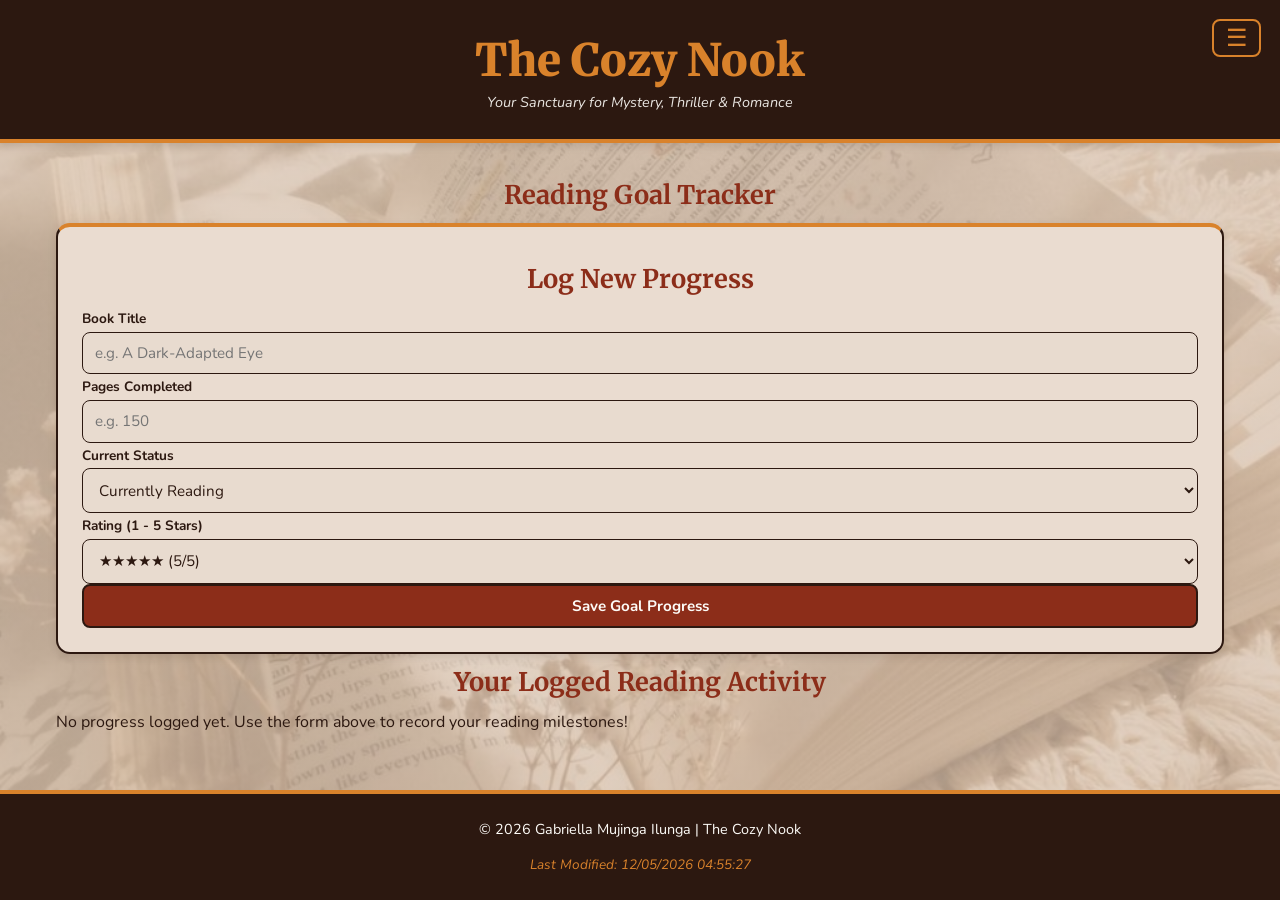
<file: Final-project/tracker.html>
<!DOCTYPE html>
<html lang="en">
<head>
  <meta charset="UTF-8">
  <meta name="viewport" content="width=device-width, initial-scale=1.0">
  
  <title>The Cozy Nook | Reading Tracker</title>
  <meta name="description" content="Track your personal reading goals and progress with The Cozy Nook reading tracker.">
  <meta name="author" content="Gabriella Mujinga Ilunga">
  
  <link rel="icon" href="images/favicon.png" type="image/png">
  
  <meta property="og:title" content="The Cozy Nook | Reading Tracker & Goals">
  <meta property="og:description" content="Track your personal reading goals and progress with The Cozy Nook reading tracker. Log your completed books and monitor your monthly achievements.">
  <meta property="og:image" content="https://gabriellailunga.github.io/wdd231/Final-project/images/favicon.png">
  <meta property="og:url" content="https://gabriellailunga.github.io/wdd231/tracker.html">
  <meta property="og:type" content="website">

  <link rel="preconnect" href="https://fonts.googleapis.com">
  <link rel="preconnect" href="https://fonts.gstatic.com" crossorigin>
  <link href="https://fonts.googleapis.com/css2?family=Merriweather:wght@400;700&family=Nunito:wght@400;600;700&display=swap" rel="stylesheet">

  <link rel="stylesheet" href="styles/small.css">
  <link rel="stylesheet" href="styles/large.css" media="(min-width: 700px)">

  <script src="scripts/tracker.js" defer></script>
</head>
<body>

  <header>
    <div class="logo-container">
      <p class="brand-title">The Cozy Nook</p>
      <p class="tagline">Your Sanctuary for Mystery, Thriller &amp; Romance</p>
    </div>
    <button id="hamburger-toggle" aria-label="Toggle Navigation" aria-expanded="false">&#9776;</button>
    <nav id="primary-nav">
      <a href="index.html">Home</a>
      <a href="library.html">Library</a>
      <a href="tracker.html" class="nook-active">Tracker</a>
      <a href="log.html">Log</a>
    </nav>
  </header>

  <main>
    <h1>Reading Goal Tracker</h1>

    <section class="tracker-dashboard">
      <form id="tracker-form" class="form-container">
        <h2>Log New Progress</h2>

        <label for="book-title">Book Title</label>
        <input type="text" id="book-title" name="bookTitle" required placeholder="e.g. A Dark-Adapted Eye">

        <label for="pages-read">Pages Completed</label>
        <input type="number" id="pages-read" name="pagesRead" min="0" required placeholder="e.g. 150">

        <label for="reading-status">Current Status</label>
        <select id="reading-status" name="readingStatus">
          <option value="Currently Reading">Currently Reading</option>
          <option value="Completed">Completed</option>
          <option value="Want to Read">Want to Read</option>
        </select>

        <label for="rating">Rating (1 - 5 Stars)</label>
        <select id="rating" name="rating">
          <option value="5">&#9733;&#9733;&#9733;&#9733;&#9733; (5/5)</option>
          <option value="4">&#9733;&#9733;&#9733;&#9733;&#9734; (4/5)</option>
          <option value="3">&#9733;&#9733;&#9734;&#9734;&#9734; (3/5)</option>
          <option value="2">&#9733;&#9733;&#9734;&#9734;&#9734; (2/5)</option>
          <option value="1">&#9733;&#9734;&#9734;&#9734;&#9734; (1/5)</option>
        </select>

        <button type="submit" id="save-progress-action" class="nook-action-primary">Save Goal Progress</button>
      </form>
    </section>

    <section class="tracker-history">
      <h2>Your Logged Reading Activity</h2>
      <div id="tracker-list" class="nook-card-grid">
        <p class="empty-msg">No progress logged yet. Use the form above to record your reading milestones!</p>
      </div>
    </section>
  </main>

  <footer>
    <p>&copy; 2026 Gabriella Mujinga Ilunga | The Cozy Nook</p>
    <p><span id="lastModified"></span></p>
  </footer>

</body>
</html>
</file>
<file: styles/small.css>
:root {
    --primary-color: #2c4c41;   
    --accent-gold: #d4af37;     
    --text-dark: #111111;       
    --bg-light: #ffffff;        
    --bg-gray: #f9f9f9;         
}

body {
    font-family: Arial, sans-serif;
    background-color: var(--bg-gray);
    color: var(--text-dark);
    margin: 0;
    padding: 0;
}

header {
    background-color: var(--primary-color);
    padding: 1.5rem;
    text-align: center;
}

header h1 {
    color: #ffffff;
    margin: 0;
}

nav {
    background-color: #333333;
}

.nav-menu {
    list-style: none;
    margin: 0;
    padding: 0;
    display: flex;
    flex-direction: column;
}

.nav-menu li a {
    display: block;
    color: #ffffff;
    padding: 1rem;
    text-decoration: none;
    text-align: center;
}

main {
    display: flex;
    flex-direction: column;
    gap: 20px;
    padding: 1rem;
    max-width: 1200px;
    margin: 0 auto;
}

.card {
    background: var(--bg-light);
    border: 1px solid #dcdcdc;
    border-radius: 8px;
    overflow: hidden;
}

.card p {
    padding: 1.5rem;
    line-height: 1.6;
    margin: 0;
}

h2 {
    color: var(--primary-color);
    border-bottom: 2px solid var(--accent-gold);
    padding: 1rem 1.5rem 0.5rem 1.5rem;
    margin: 0;
    font-size: 1.4rem;
}

.photo-container {
    display: flex;
    justify-content: center;
    align-items: center;
    padding: 1.5rem;
}

.photo-container img {
    max-width: 100%;
    height: auto;
    border-radius: 4px;
}

.filter-buttons {
    display: flex;
    justify-content: center;
    gap: 10px;
    padding: 1.5rem;
}

.btn {
    border: 1px solid var(--primary-color);
    background-color: var(--bg-light);
    color: var(--primary-color);
    padding: 10px 20px;
    cursor: pointer;
    border-radius: 4px;
    font-weight: 600;
}

button#btn-all.btn.active,
button#btn-cse.btn.active,
button#btn-wdd.btn.active,
.btn.active, 
.btn:hover {
    background-color: var(--primary-color);
    color: #ffffff;
}

.course-grid {
    display: grid;
    grid-template-columns: repeat(auto-fit, minmax(130px, 1fr));
    gap: 15px;
    padding: 0 1.5rem;
}

.course-card {
    background-color: #eef2f0; 
    padding: 1.5rem;
    text-align: center;
    border-radius: 4px;
    font-weight: bold;
    border: 1px solid #dcdcdc;
    color: var(--text-dark);
}

.course-card.completed {
    background-color: #d4e4dd;
    border-left: 5px solid var(--accent-gold);
}

.credits-display {
    text-align: center;
    font-weight: bold;
    padding: 1.5rem;
}

footer {
    background-color: var(--primary-color);
    color: #ffffff;
    text-align: center;
    padding: 1.5rem;
    margin-top: 2rem;
}
</file>
<file: styles/larger.css>
@media (min-width: 768px) {
    main {
        display: grid;
        grid-template-columns: 1fr 1fr;
        gap: 20px;
    }

    .about-card {
        grid-column: 1 / 2;
    }

    .photo-card {
        grid-column: 2 / 3;
    }

    .courses-card {
        grid-column: 1 / -1;
    }

    .nav-menu {
        flex-direction: row;
        justify-content: center;
    }
    
    #menu-button {
        display: none;
    }
}
</file>
<file: chamber/styles/small.css>
:root {
    --primary-color: #2c4c41;   
    --primary-dark: #1e352d;
    --primary-menu: #243e35;
    --accent-gold: #d4af37;     
    --text-dark: #222222;       
    --text-light: #ffffff;
    --bg-light: #ffffff;        
    --bg-gray: #f4f6f5;
    --border-color: #dcdcdc;
    --shadow-light: rgba(0, 0, 0, 0.08);
    --shadow-medium: rgba(0, 0, 0, 0.15);
}

* {
    box-sizing: border-box;
}

body {
    background-color: var(--bg-gray);
    color: var(--text-dark);
    font-family: 'Open Sans', sans-serif;
    margin: 0;
}

h1, h2, h3, .header-title, button, .cta-btn, .info-btn, .close-modal, .submit-btn {
    font-family: 'Montserrat', sans-serif;
}

h1, h2, h3 {
    color: var(--primary-color);
}

h1 {
    font-size: 1.8rem;
    text-align: center;
    margin-top: 1.5rem;
}

header {
    background-color: var(--primary-color);
    color: var(--text-light);
    padding: 1.5rem;
    display: flex;
    flex-direction: column; 
    align-items: center;    
    justify-content: center;
    gap: 10px;
    text-align: center;
}

.logo-area img {
    width: 80px;
    height: auto;
    margin: 0 auto;
}

.header-title {
    margin: 0;
    font-size: 1.5rem;
    font-weight: bold;
    text-align: center;
    line-height: 1.3;
    color: var(--text-light);
}

nav {
    background-color: var(--primary-dark);
}

#menu-button {
    width: 100%;
    padding: 0.9rem 1.2rem;
    background: var(--primary-dark);
    color: var(--text-light);
    border: none;
    font-size: 1.15rem;
    font-weight: bold;
    cursor: pointer;
    display: flex;
    align-items: center;
    gap: 0.5rem;
    transition: background-color 0.2s ease;
}

#menu-button:hover {
    background-color: var(--primary-color);
}

.menu-icon {
    color: var(--accent-gold);
    font-size: 1.2rem;
}

.nav-menu {
    display: none;
    list-style: none;
    margin: 0;
    padding: 0;
    background-color: var(--primary-menu);
}

.nav-menu.open {
    display: flex;
    flex-direction: column;
}

.nav-menu li a {
    display: block;
    color: var(--text-light);
    padding: 0.9rem 1.5rem;
    text-decoration: none;
    font-weight: bold;
    border-bottom: 1px solid rgba(255, 255, 255, 0.08);
    transition: all 0.2s ease;
}

.nav-menu li a:hover,
.nav-menu li a.active {
    background-color: var(--primary-color);
    color: var(--accent-gold);
}

.nav-menu li a:hover {
    padding-left: 1.8rem;
}

.nav-menu li a.active {
    border-left: 4px solid var(--accent-gold);
}

main {
    padding: 1rem;
    max-width: 1200px;
    margin: 0 auto;
}

.view-toggle-controls {
    display: flex;
    justify-content: center;
    gap: 10px;
    margin-bottom: 1.5rem;
}

.cta-btn, .info-btn, .close-modal, .submit-btn, .view-toggle-controls button {
    font-weight: bold;
    cursor: pointer;
    border-radius: 4px;
    padding: 0.6rem 1.2rem;
    border: none;
    text-decoration: none;
    display: inline-block;
}

.view-toggle-controls button {
    padding: 10px 20px;
    border: 1px solid var(--primary-color);
    background-color: var(--bg-light);
    color: var(--primary-color);
}

.view-toggle-controls button.active,
.info-btn,
.submit-btn {
    background-color: var(--primary-color);
    color: var(--text-light);
}

.cta-btn, .close-modal {
    background-color: var(--accent-gold);
    color: var(--text-dark);
}

.submit-btn {
    font-size: 1rem;
    margin-top: 1rem;
}

.card, .spotlight-card, .level-card, .thankyou-card, .directory-card {
    background-color: var(--bg-light);
    border-radius: 8px;
    padding: 1.5rem;
}

.card, .spotlight-card, .level-card, .thankyou-card {
    border: 2px solid var(--primary-color);
    box-shadow: 0 4px 8px var(--shadow-light);
}

.card, .spotlight-card, .level-card {
    transition: transform 0.3s ease, box-shadow 0.3s ease, border-color 0.3s ease;
}

.card:hover, .spotlight-card:hover {
    transform: translateY(-3px);
    box-shadow: 0 6px 12px rgba(44, 76, 65, 0.15);
}

.level-card:hover {
    transform: translateY(-5px);
    box-shadow: 0 8px 16px var(--shadow-medium);
    border-color: var(--accent-gold);
}

.grid-layout {
    display: grid;
    grid-template-columns: 1fr;
    gap: 15px;
}

.directory-card {
    border: 1px solid var(--border-color);
    text-align: center;
    box-shadow: 0 2px 4px var(--shadow-light);
}

.directory-card img {
    max-height: 75px;
    margin-bottom: 1rem;
}

.directory-card h3 { margin: 0 0 0.5rem; }
.directory-card p { margin: 0.3rem 0; font-size: 0.9rem; }

.list-layout {
    display: flex;
    flex-direction: column;
    gap: 8px;
}

.list-layout .directory-card {
    text-align: left;
    padding: 0.8rem;
}

.list-layout .directory-card img,
.list-layout .directory-card .tagline {
    display: none;
}

.badge, .level-badge {
    display: inline-block;
    border-radius: 4px;
    font-weight: bold;
}

.badge {
    padding: 3px 8px;
    font-size: 0.8rem;
    margin-top: 0.5rem;
}

.level-3 { background-color: #f9f1d2; color: #8c6b00; border: 1px solid var(--accent-gold); }
.level-2 { background-color: #e6e6e6; color: #333333; }
.level-1 { background-color: #eef2f0; color: var(--primary-color); }

.level-badge {
    padding: 0.25rem 0.75rem;
    border-radius: 20px;
    font-size: 0.85rem;
    text-transform: uppercase;
    letter-spacing: 0.5px;
    margin-left: 0.5rem;
}

.level-badge.gold { background-color: #ffe082; color: #5d3c31; border: 1px solid #ffb300; }
.level-badge.silver { background-color: #eceff1; color: #37474f; border: 1px solid #b0bec5; }

.home-grid, .spotlight-grid, .join-container, .join-form-column, .membership-cards, .join-form {
    display: flex;
    flex-direction: column;
}

.home-grid { padding: 1rem; gap: 1.5rem; }
.hero-box { position: relative; width: 100%; }

.hero-image {
    width: 100%;
    height: 300px;
    object-fit: cover;
    border-radius: 6px;
}

.cta-overlay {
    position: absolute;
    bottom: 0;
    left: 0;
    right: 0;
    background: rgba(44, 76, 65, 0.95);
    color: var(--text-light);
    padding: 1.2rem;
    border-radius: 0 0 6px 6px;
    text-align: center;
}

.cta-overlay h2 { margin: 0 0 0.5rem; font-size: 1.3rem; color: var(--accent-gold); }
.cta-overlay p { margin: 0 0 1rem; font-size: 0.9rem; color: var(--text-light); }

.event-item {
    background-color: var(--bg-gray);
    border-left: 4px solid var(--accent-gold);
    padding: 0.75rem 1rem;
    margin-bottom: 0.75rem;
    border-radius: 0 6px 6px 0;
}

.event-item:last-of-type { margin-bottom: 0; }
.event-item h3 { margin: 0 0 0.25rem; font-size: 1.1rem; }
.event-item p { margin: 0; font-size: 0.9rem; }

.weather-current {
    display: flex;
    align-items: center;
    justify-content: center;
    gap: 1rem;
}

.temp-wrapper {
    display: flex;
    align-items: center;
    font-size: 2rem;
    font-weight: bold;
}

#weather-icon { width: 60px; height: 60px; }

.forecast-grid {
    display: grid;
    grid-template-columns: repeat(3, 1fr);
    gap: 0.5rem;
    text-align: center;
    margin-top: 1rem;
}

.forecast-day img {
    width: 40px;
    height: 40px;
    margin: 0 auto;
}

.spotlight-section h2 { text-align: center; margin-bottom: 1rem; }
.spotlight-grid { gap: 1.5rem; }

.spotlight-card {
    align-items: center;
    text-align: center;
}

.spotlight-logo {
    max-width: 120px;
    margin: 1rem auto;
    object-fit: contain;
    border-radius: 4px;
}

.spotlight-card hr {
    width: 100%;
    border: 0;
    border-top: 1px dashed var(--border-color);
    margin: 1rem 0;
}

.join-container { gap: 2rem; margin-top: 1rem; width: 100%; }
.join-form-column, .membership-cards { gap: 1.2rem; }

.join-form {
    gap: 1.2rem;
    width: 100%;
}

.join-form-column h2, .membership-cards h2 {
    margin: 0 0 1.2rem;
    font-size: 1.4rem;
    color: var(--primary-color);
}

.join-form label {
    display: flex;
    flex-direction: column;
    font-weight: bold;
    gap: 0.4rem;
}

.join-form input[type="text"],
.join-form input[type="email"],
.join-form input[type="tel"],
.join-form textarea {
    padding: 0.6rem;
    border: 1px solid var(--border-color);
    border-radius: 4px;
    font-size: 1rem;
    font-family: inherit;
    width: 100%;
}

.membership-fieldset {
    border: 1px solid var(--border-color);
    border-radius: 6px;
    padding: 1rem;
    display: flex;
    flex-direction: column;
    gap: 0.6rem;
}

.radio-option { display: flex; align-items: center; gap: 0.5rem; }

.join-form label.radio-label {
    flex-direction: row;
    align-items: center;
    font-weight: normal;
    cursor: pointer;
    margin: 0;
}

.membership-modal {
    border: none;
    border-radius: 8px;
    padding: 0;
    box-shadow: 0 10px 25px rgba(0, 0, 0, 0.3);
    max-width: 500px;
    width: 90%;
    margin: auto;
}

.membership-modal::backdrop { background: rgba(0, 0, 0, 0.6); }
.modal-content { padding: 2rem; background-color: var(--bg-light); }

.thankyou-card {
    max-width: 600px;
    margin: 2rem auto;
}

.results-container p {
    padding: 0.5rem 0;
    border-bottom: 1px solid var(--border-color);
}

.animate-card {
    opacity: 0;
    animation: fadeInUp 0.8s cubic-bezier(0.25, 1, 0.5, 1) forwards;
}

.membership-cards .level-card:nth-child(1) { animation-delay: 0.15s; }
.membership-cards .level-card:nth-child(2) { animation-delay: 0.35s; }
.membership-cards .level-card:nth-child(3) { animation-delay: 0.55s; }
.membership-cards .level-card:nth-child(4) { animation-delay: 0.75s; }

.membership-cards .level-card.gold-card {
    border-color: var(--accent-gold);
    animation: 
        fadeInUp 0.8s cubic-bezier(0.25, 1, 0.5, 1) 0.75s forwards,
        goldGlow 3s ease-in-out 1.6s infinite;
}

@keyframes fadeInUp {
    0% { opacity: 0; transform: translateY(25px); }
    100% { opacity: 1; transform: translateY(0); }
}

@keyframes goldGlow {
    0%, 100% { box-shadow: 0 4px 8px var(--shadow-light); }
    50% { box-shadow: 0 6px 18px rgba(212, 175, 55, 0.45); }
}

footer {
    background-color: var(--primary-color);
    color: var(--text-light);
    text-align: center;
    padding: 1.8rem 1rem;
    margin-top: 3rem;
    font-size: 0.9rem;
    line-height: 1.6;
}

footer hr {
    border: 0;
    border-top: 1px solid rgba(255, 255, 255, 0.2);
    margin: 1rem 0;
}

#last-modified, #lastModified {
    color: var(--accent-gold);
    font-size: 0.85rem;
    margin-top: 0.4rem;
}

.discover-main {
    padding: 1rem;
}

.visit-banner {
    background-color: var(--bg-light);
    border-left: 5px solid var(--accent-gold);
    padding: 1rem;
    margin-bottom: 1.5rem;
    font-weight: bold;
    border-radius: 4px;
    box-shadow: 0 2px 4px var(--shadow-light);
    color: var(--primary-color);
}

.demographics-card {
    background-color: var(--bg-light);
    border: 2px solid var(--primary-color);
    border-radius: 8px;
    padding: 1.25rem;
    margin-bottom: 2rem;
    box-shadow: 0 4px 8px var(--shadow-light);
}

.demographics-card h2 {
    margin-top: 0;
}

.demo-details p {
    margin: 0.5rem 0;
}

.discover-grid {
    display: grid;
    gap: 1.5rem;
    grid-template-areas:
        "card1"
        "card2"
        "card3"
        "card4"
        "card5"
        "card6"
        "card7"
        "card8";
}

.card-1 { grid-area: card1; }
.card-2 { grid-area: card2; }
.card-3 { grid-area: card3; }
.card-4 { grid-area: card4; }
.card-5 { grid-area: card5; }
.card-6 { grid-area: card6; }
.card-7 { grid-area: card7; }
.card-8 { grid-area: card8; }

.discover-card {
    background-color: var(--bg-light);
    border: 1px solid var(--border-color);
    border-radius: 8px;
    padding: 1.25rem;
    display: flex;
    flex-direction: column;
    height: 100%;
    box-shadow: 0 2px 4px var(--shadow-light);
}

.discover-card h2 {
    font-size: 1.25rem;
    margin-top: 0;
    margin-bottom: 0.75rem;
}

.discover-card figure {
    margin: 0 0 1rem 0;
    width: 100%;
    height: 200px;
    overflow: hidden;
    border-radius: 6px;
}

.discover-card img {
    width: 100%;
    height: 100%;
    object-fit: cover;
    display: block;
}

.discover-card address {
    font-style: normal;
    font-weight: bold;
    color: #555555;
    margin-bottom: 0.5rem;
    font-size: 0.9rem;
}

.discover-card p {
    font-size: 0.95rem;
    line-height: 1.5;
    margin-bottom: 1.25rem;
    flex-grow: 1;
}

.discover-card .learn-btn {
    margin-top: auto;
    padding: 0.6rem 1.2rem;
    background-color: var(--primary-color);
    color: var(--text-light);
    border: none;
    border-radius: 4px;
    font-weight: bold;
    cursor: pointer;
    transition: background-color 0.2s ease;
}

.discover-card .learn-btn:hover {
    background-color: var(--primary-dark);
}

@media screen and (min-width: 768px) {
    .join-container {
        display: grid;
        grid-template-columns: 1.2fr 1fr;
        gap: 2.5rem;
        align-items: start;
    }

    .join-form-column { grid-column: 1; }
    .membership-cards { grid-column: 2; }
    #menu-button { display: none; }

    .nav-menu {
        display: flex;
        flex-direction: row;
        justify-content: center;
    }

    .nav-menu li a { border-bottom: none; }

    .nav-menu li a.active {
        border-left: none;
        border-bottom: 3px solid var(--accent-gold);
    }
}
</file>
<file: chamber/styles/larger.css>
@media (min-width: 768px) {
    header {
        flex-direction: column;
        align-items: center;
        text-align: center;
        gap: 10px;
    }

    header h1 {
        margin: 0;
        font-size: 2rem;
    }

    #menu-button { 
        display: none; 
    }

    .nav-menu {
        display: flex;
        flex-direction: row;
        justify-content: center;
    }

    .nav-menu li a { 
        border-bottom: none; 
    }

    .nav-menu li a.active {
        border-left: none;
        border-bottom: 3px solid var(--accent-gold);
    }

    .grid-layout {
        grid-template-columns: repeat(auto-fit, minmax(300px, 1fr));
    }

    .list-layout .directory-card {
        flex-direction: row;
        justify-content: space-between;
        align-items: center;
    }
    
    .list-layout .directory-card > * {
        margin: 0;
    }

    .home-grid {
        display: grid;
        grid-template-columns: 2fr 1.2fr;
        gap: 2rem;
        max-width: 1200px;
        margin: 0 auto;
    }

    .hero-box {
        grid-column: 1 / span 2;
    }
    
    .hero-image {
        height: 400px;
    }

    .events-card { 
        grid-column: 1; 
    }

    .weather-card { 
        grid-column: 2; 
    }

    .spotlight-section {
        grid-column: 1 / span 2;
    }

    .spotlight-grid {
        display: grid;
        grid-template-columns: repeat(3, 1fr);
        gap: 1.5rem;
    }

    .join-container {
        display: grid;
        grid-template-columns: 1.2fr 1fr;
        gap: 2.5rem;
        align-items: start;
    }

    .join-form-column { 
        grid-column: 1; 
    }

    .membership-cards { 
        grid-column: 2; 
    }
} 


@media (min-width: 641px) and (max-width: 1024px) {
    .discover-grid {
        grid-template-columns: 1fr 1fr;
        grid-template-areas:
            "card1 card2"
            "card3 card4"
            "card5 card6"
            "card7 card8";
        gap: 1.75rem;
    }
}


@media (min-width: 1025px) {
    main {
        max-width: 1280px;
        margin: 0 auto;
        padding: 2rem;
    }

    .hero-image {
        height: 480px;
    }

    .hero-box h2 {
        font-size: 2.2rem;
    }

    .card, .spotlight-card {
        padding: 2rem;
        box-shadow: 0 6px 16px #0000000f;
    }

    .spotlight-grid {
        gap: 2.5rem;
    }

    header {
        align-items: center;
        padding: 2rem 5%;
    }

    header h1 {
        font-size: 2.4rem;
    }

    
    .discover-grid {
        grid-template-columns: 1fr 1fr 1fr;
        grid-template-areas:
            "card1 card2 card3"
            "card4 card5 card5"
            "card6 card7 card8";
        gap: 2rem;
    }

    
    .discover-card img {
        transition: transform 0.4s ease, filter 0.4s ease;
    }

    .discover-card img:hover {
        transform: scale(1.05);
        filter: brightness(1.08);
    }
}
</file>
<file: Final-project/styles/small.css>
:root {
  --primary-color: #2c1810;
  --secondary-color: #8c2d19;
  --accent-color: #d9822b;
  --accent-hover: #c47120;
  --bg-color: #e8dbcf;
  --card-bg: #eadcd0;
  --border-color: #2c1810;
  --text-dark: #2c1810;
  --text-light: #fdfbf7;
  --text-muted: #54453d;

  --font-heading: 'Merriweather', Georgia, serif;
  --font-body: 'Nunito', -apple-system, BlinkMacSystemFont, sans-serif;

  --shadow-sm: 0 3px 8px rgba(44, 24, 16, 0.12);
  --shadow-glow: 0 8px 24px rgba(217, 130, 43, 0.3);
  --radius-sm: 8px;
  --radius-md: 14px;
}

*, *::before, *::after {
  box-sizing: border-box;
  margin: 0;
  padding: 0;
}

html, body {
  width: 100%;
  max-width: 100%;
  overflow-x: hidden;
}

body {
  font-family: var(--font-body);
  background-image: linear-gradient(rgba(216, 195, 176, 0.75), rgba(216, 195, 176, 0.75)), url('../images/background.jpg');
  background-position: center;
  background-repeat: no-repeat;
  background-size: cover;
  background-attachment: fixed;
  color: var(--text-dark);
  line-height: 1.6;
  min-height: 100vh;
  display: flex;
  flex-direction: column;
}


header {
  background-color: var(--primary-color);
  color: var(--text-light);
  padding: 1.5rem 1rem;
  position: relative;
  border-bottom: 4px solid var(--accent-color);
  box-shadow: var(--shadow-sm);
  display: flex;
  flex-direction: column;
  align-items: center;
  text-align: center;
  width: 100%;
}

.logo-container {
  width: 100%;
  max-width: 800px;
  margin: 0 auto;
}

.brand-title {
  font-family: var(--font-heading);
  font-size: 2rem;
  font-weight: 900;
  color: var(--accent-color);
  line-height: 1.15;
}

.tagline {
  font-size: 0.9rem;
  color: var(--text-light);
  font-style: italic;
  margin-top: 0.25rem;
  opacity: 0.9;
}

#hamburger-toggle {
  display: block;
  position: absolute;
  top: 1.2rem;
  right: 1.2rem;
  background: var(--primary-color);
  border: 2px solid var(--accent-color);
  color: var(--accent-color);
  font-size: 1.5rem;
  padding: 0.3rem 0.7rem;
  border-radius: var(--radius-sm);
  cursor: pointer;
  line-height: 1;
  z-index: 100;
  transition: all 0.3s ease;
}

#hamburger-toggle:hover {
  background-color: var(--accent-color);
  color: var(--primary-color);
}

#primary-nav {
  display: none;
  flex-direction: column;
  width: 100%;
  margin-top: 1rem;
  gap: 0.4rem;
  border-top: 1px solid rgba(217, 130, 43, 0.3);
  padding-top: 0.8rem;
}

#primary-nav.open {
  display: flex;
}

#primary-nav a {
  color: var(--text-light);
  text-decoration: none;
  padding: 0.65rem 0.9rem;
  border-radius: var(--radius-sm);
  font-weight: 700;
  font-size: 1rem;
  text-align: center;
  transition: all 0.3s ease;
}

#primary-nav a:hover,
#primary-nav a.nook-active {
  background-color: var(--accent-color);
  color: var(--primary-color);
}


main {
  flex: 1;
  padding: 1.5rem 1rem 3rem;
  max-width: 1200px;
  margin: 0 auto;
  width: 100%;
}

h1, h2, .section-title {
  font-family: var(--font-heading);
  color: var(--secondary-color);
  margin-top: 0.5rem;
  margin-bottom: 0.4rem;
  font-size: 1.6rem;
  text-align: center;
}

.section-subtitle {
  text-align: center;
  color: var(--text-muted);
  margin-bottom: 1.2rem;
  font-style: italic;
  font-size: 0.95rem;
}


.intro-grid {
  display: flex;
  flex-direction: column;
  align-items: center;
  text-align: center;
  gap: 1.25rem;
  background-color: var(--card-bg);
  border: 2px solid var(--primary-color);
  border-top: 4px solid var(--accent-color);
  border-radius: var(--radius-md);
  padding: 1.5rem;
  margin-bottom: 2rem;
  box-shadow: var(--shadow-sm);
}

.intro-image {
  width: 100%;
  max-width: 280px;
  height: auto;
  max-height: 220px;
  object-fit: cover;
  border-radius: var(--radius-sm);
  border: 1px solid var(--primary-color);
}


.botm-section {
  background-color: var(--card-bg);
  border: 2px solid var(--primary-color);
  border-top: 4px solid var(--accent-color);
  border-radius: var(--radius-md);
  padding: 1.5rem;
  margin: 2rem auto;
  max-width: 750px;
  box-shadow: var(--shadow-sm);
  text-align: center;
  position: relative;
}

.nook-botm-badge {
  display: inline-block;
  background-color: var(--accent-color);
  color: var(--primary-color);
  font-weight: 800;
  padding: 0.3rem 0.8rem;
  border-radius: var(--radius-sm);
  font-size: 0.85rem;
  text-transform: uppercase;
  margin-bottom: 1rem;
}

.botm-content {
  display: flex;
  flex-direction: column;
  align-items: center;
  gap: 1.25rem;
}

.botm-cover {
  width: 100%;
  max-width: 180px;
  height: 260px;
  object-fit: cover;
  border-radius: var(--radius-sm);
  border: 1px solid var(--primary-color);
  box-shadow: var(--shadow-sm);
  margin: 0 auto;
}

.botm-details {
  display: flex;
  flex-direction: column;
  align-items: center;
  gap: 0.5rem;
}

.botm-title {
  font-family: var(--font-heading);
  color: var(--secondary-color);
  font-size: 1.5rem;
}

.botm-author {
  font-weight: 700;
  color: var(--primary-color);
}

.botm-meta {
  display: flex;
  flex-direction: column;
  gap: 0.2rem;
  font-size: 0.9rem;
  color: var(--text-muted);
  margin-bottom: 0.5rem;
}

.botm-summary {
  font-size: 0.95rem;
  margin-bottom: 1rem;
}

.botm-actions {
  display: flex;
  flex-direction: column;
  gap: 0.75rem;
  width: 100%;
  max-width: 280px;
}

/* --- GENRE PILLS --- */
.nook-genre-pills {
  display: flex;
  justify-content: center;
  flex-wrap: wrap;
  gap: 0.5rem;
  margin-bottom: 1.5rem;
}

.nook-pill {
  background-color: var(--card-bg);
  border: 1px solid var(--primary-color);
  padding: 0.35rem 0.85rem;
  border-radius: 20px;
  font-size: 0.85rem;
  font-weight: 700;
  cursor: pointer;
}

.nook-pill.nook-active {
  background-color: var(--secondary-color);
  color: var(--text-light);
}


.section-container {
  margin-bottom: 2.5rem;
}

.nook-card-grid {
  display: grid;
  grid-template-columns: 1fr;
  gap: 1.5rem;
  width: 100%;
}

.nook-card {
  background-color: var(--card-bg);
  border: 2px solid var(--primary-color);
  border-bottom: 4px solid var(--accent-color);
  border-radius: var(--radius-md);
  padding: 1.5rem;
  box-shadow: var(--shadow-sm);
  display: flex;
  flex-direction: column;
  align-items: center;
  text-align: center;
  justify-content: space-between;
  position: relative;
}

.nook-badge {
  position: absolute;
  top: 10px;
  right: 10px;
  background-color: var(--accent-color);
  color: var(--primary-color);
  font-size: 0.75rem;
  font-weight: 800;
  padding: 0.2rem 0.5rem;
  border-radius: var(--radius-sm);
}

.book-cover {
  width: 100%;
  max-width: 160px;
  height: 230px;
  object-fit: cover;
  border-radius: var(--radius-sm);
  border: 1px solid var(--primary-color);
  margin: 0.5rem auto 1rem;
}

.nook-card h3 {
  font-family: var(--font-heading);
  color: var(--primary-color);
  font-size: 1.2rem;
  margin-bottom: 0.3rem;
}

.nook-card .author {
  font-weight: 700;
  color: var(--secondary-color);
  font-size: 0.95rem;
}

.nook-card .pages {
  font-size: 0.85rem;
  color: var(--text-muted);
  margin-bottom: 0.5rem;
}

.nook-card .description {
  font-size: 0.9rem;
}


.nook-action,
.nook-action-primary,
.nook-action-secondary {
  background-color: var(--secondary-color);
  color: var(--text-light);
  border: 2px solid var(--primary-color);
  padding: 0.65rem 1.25rem;
  border-radius: var(--radius-sm);
  font-family: var(--font-body);
  font-weight: 700;
  font-size: 0.95rem;
  cursor: pointer;
  transition: all 0.3s ease;
  text-align: center;
  text-decoration: none;
  display: inline-block;
  width: 100%;
}

.nook-action-secondary {
  background-color: var(--primary-color);
  color: var(--accent-color);
}

.nook-action:hover,
.nook-action-primary:hover,
.nook-action-secondary:hover {
  background-color: var(--accent-color);
  color: var(--primary-color);
  border-color: var(--primary-color);
}


.quote-container {
  background-color: var(--primary-color);
  color: var(--text-light);
  padding: 1.75rem 1.25rem;
  border-radius: var(--radius-md);
  border-left: 6px solid var(--accent-color);
  text-align: center;
  margin-bottom: 2.5rem;
}

.daily-quote {
  font-family: var(--font-heading);
  font-size: 1.1rem;
  font-style: italic;
  margin-bottom: 0.5rem;
}

.quote-author {
  color: var(--accent-color);
  font-weight: 700;
  font-size: 0.9rem;
}


.bottom-grid-container {
  display: flex;
  flex-direction: column;
  gap: 2rem;
  width: 100%;
}

.form-container {
  background-color: var(--card-bg);
  border: 2px solid var(--primary-color);
  border-top: 4px solid var(--accent-color);
  padding: 1.5rem;
  border-radius: var(--radius-md);
  box-shadow: var(--shadow-sm);
}

.form-container h3 {
  font-family: var(--font-heading);
  color: var(--primary-color);
  text-align: center;
  margin-bottom: 1rem;
}

.form-container form {
  display: flex;
  flex-direction: column;
  gap: 0.75rem;
}

.form-container label {
  font-weight: 700;
  font-size: 0.85rem;
  color: var(--primary-color);
}

.form-container input,
.form-container select,
.form-container textarea {
  width: 100%;
  padding: 0.65rem 0.75rem;
  border: 1.5px solid var(--primary-color);
  border-radius: var(--radius-sm);
  font-family: var(--font-body);
  font-size: 0.95rem;
  background-color: var(--bg-color);
  color: var(--text-dark);
}

.form-container textarea {
  min-height: 100px;
  resize: vertical;
}


footer {
  background-color: var(--primary-color);
  color: var(--text-light);
  text-align: center;
  padding: 1.5rem 1rem;
  margin-top: auto;
  font-size: 0.9rem;
  border-top: 4px solid var(--accent-color);
  display: flex;
  flex-direction: column;
  align-items: center;
  gap: 0.75rem;
}

.nook-social-links {
  display: flex;
  justify-content: center;
  align-items: center;
  flex-wrap: wrap;
  gap: 0.5rem;
  margin-top: 0.25rem;
}

.social-heading {
  font-weight: 700;
  color: var(--text-light);
}

.nook-social-links a {
  color: var(--accent-color);
  text-decoration: none;
  font-weight: 700;
  transition: color 0.3s ease;
}

.nook-social-links a:hover {
  color: var(--text-light);
  text-decoration: underline;
}

#lastModified {
  font-size: 0.85rem;
  color: var(--accent-color);
  font-style: italic;
}
</file>
<file: Final-project/styles/large.css>
@media (min-width: 700px) {
  header {
    position: relative;
    padding: 2.2rem 2rem 1.6rem;
    display: flex;
    flex-direction: column;
    align-items: center;
    text-align: center;
  }

  #hamburger-btn,
  #hamburger-toggle {
    display: block;
    position: absolute;
    top: 1.2rem;
    right: 1.2rem;
    background: var(--primary-color);
    border: 2px solid var(--accent-color);
    color: var(--accent-color);
    font-size: 1.5rem;
    padding: 0.3rem 0.7rem;
    border-radius: var(--radius-sm);
    cursor: pointer;
    line-height: 1;
    z-index: 100;
    transition: all 0.3s ease;
  }

  #hamburger-btn:hover,
  #hamburger-toggle:hover {
    background-color: var(--accent-color);
    color: var(--primary-color);
  }

  .brand-title {
    font-size: 2.8rem;
  }

  #primary-nav {
    max-width: 500px;
    margin: 1.2rem auto 0;
  }

  .intro-section .intro-grid {
    display: grid;
    grid-template-columns: 280px 1fr;
    gap: 2rem;
    align-items: center;
    text-align: left;
    padding: 2rem;
  }

  .botm-section {
    max-width: 650px;
    margin: 2rem auto;
    padding: 1.5rem;
    text-align: left;
  }

  .botm-section .botm-content {
    display: grid;
    grid-template-columns: 160px 1fr;
    gap: 1.5rem;
    align-items: center;
  }

  .botm-section .botm-actions {
    display: flex;
    flex-direction: row;
    gap: 1rem;
    max-width: 100%;
  }

  
  main section.section-container .nook-card-grid,
  main section.favorites-section .nook-card-grid,
  main section.sanctuary-section .nook-card-grid {
    display: grid;
    grid-template-columns: repeat(3, 1fr);
    gap: 1.75rem;
    width: 100%;
  }

  main div.bottom-grid-container {
    display: grid;
    grid-template-columns: 1fr 1fr;
    gap: 2.5rem;
    align-items: start;
    margin-top: 2.5rem;
  }

  .filter-controls {
    display: flex;
    flex-direction: row;
    align-items: center;
    justify-content: center;
    gap: 1rem;
    max-width: 650px;
    margin: 0 auto 2.5rem auto;
    width: 100%;
  }

  .filter-controls input#search-input {
    flex: 1.8;
    min-width: 260px;
    padding: 0.65rem 1rem;
    font-size: 0.95rem;
    font-family: var(--font-body);
    color: var(--text-dark);
    background-color: var(--card-bg, #eadcd0);
    border: 2px solid var(--primary-color, #2c1810);
    border-radius: var(--radius-sm, 8px);
    box-shadow: var(--shadow-sm, 0 3px 8px rgba(44, 24, 16, 0.12));
    outline: none;
    transition: border-color 0.2s ease, box-shadow 0.2s ease;
  }

  .filter-controls select#genre-filter {
    flex: 1;
    min-width: 180px;
    padding: 0.65rem 1rem;
    font-size: 0.95rem;
    font-family: var(--font-body);
    color: var(--text-dark);
    background-color: var(--card-bg, #eadcd0);
    border: 2px solid var(--primary-color, #2c1810);
    border-radius: var(--radius-sm, 8px);
    box-shadow: var(--shadow-sm, 0 3px 8px rgba(44, 24, 16, 0.12));
    cursor: pointer;
    outline: none;
    transition: border-color 0.2s ease, box-shadow 0.2s ease;
  }

  .filter-controls input#search-input:focus,
  .filter-controls select#genre-filter:focus {
    border-color: var(--accent-color, #d9822b);
    box-shadow: 0 0 0 3px rgba(217, 130, 43, 0.25);
  }

  div#book-container,
  div#book-container.card-grid {
    display: grid;
    grid-template-columns: repeat(3, 1fr);
    gap: 1.75rem;
    width: 100%;
  }

  #book-container .card,
  #book-container .nook-card {
    background-color: var(--card-bg, #eadcd0);
    border: 2px solid var(--primary-color, #2c1810);
    border-bottom: 4px solid var(--accent-color, #d9822b);
    border-radius: var(--radius-md, 14px);
    padding: 1.25rem;
    box-shadow: var(--shadow-sm, 0 3px 8px rgba(44, 24, 16, 0.12));
    display: flex;
    flex-direction: column;
    align-items: center;
    text-align: center;
    justify-content: space-between;
    height: 100%;
  }

  #book-container img {
    width: 100%;
    max-width: 160px;
    height: 230px;
    object-fit: cover;
    border-radius: var(--radius-sm, 8px);
    border: 1px solid var(--primary-color, #2c1810);
    margin-bottom: 0.75rem;
  }
}
</file>
